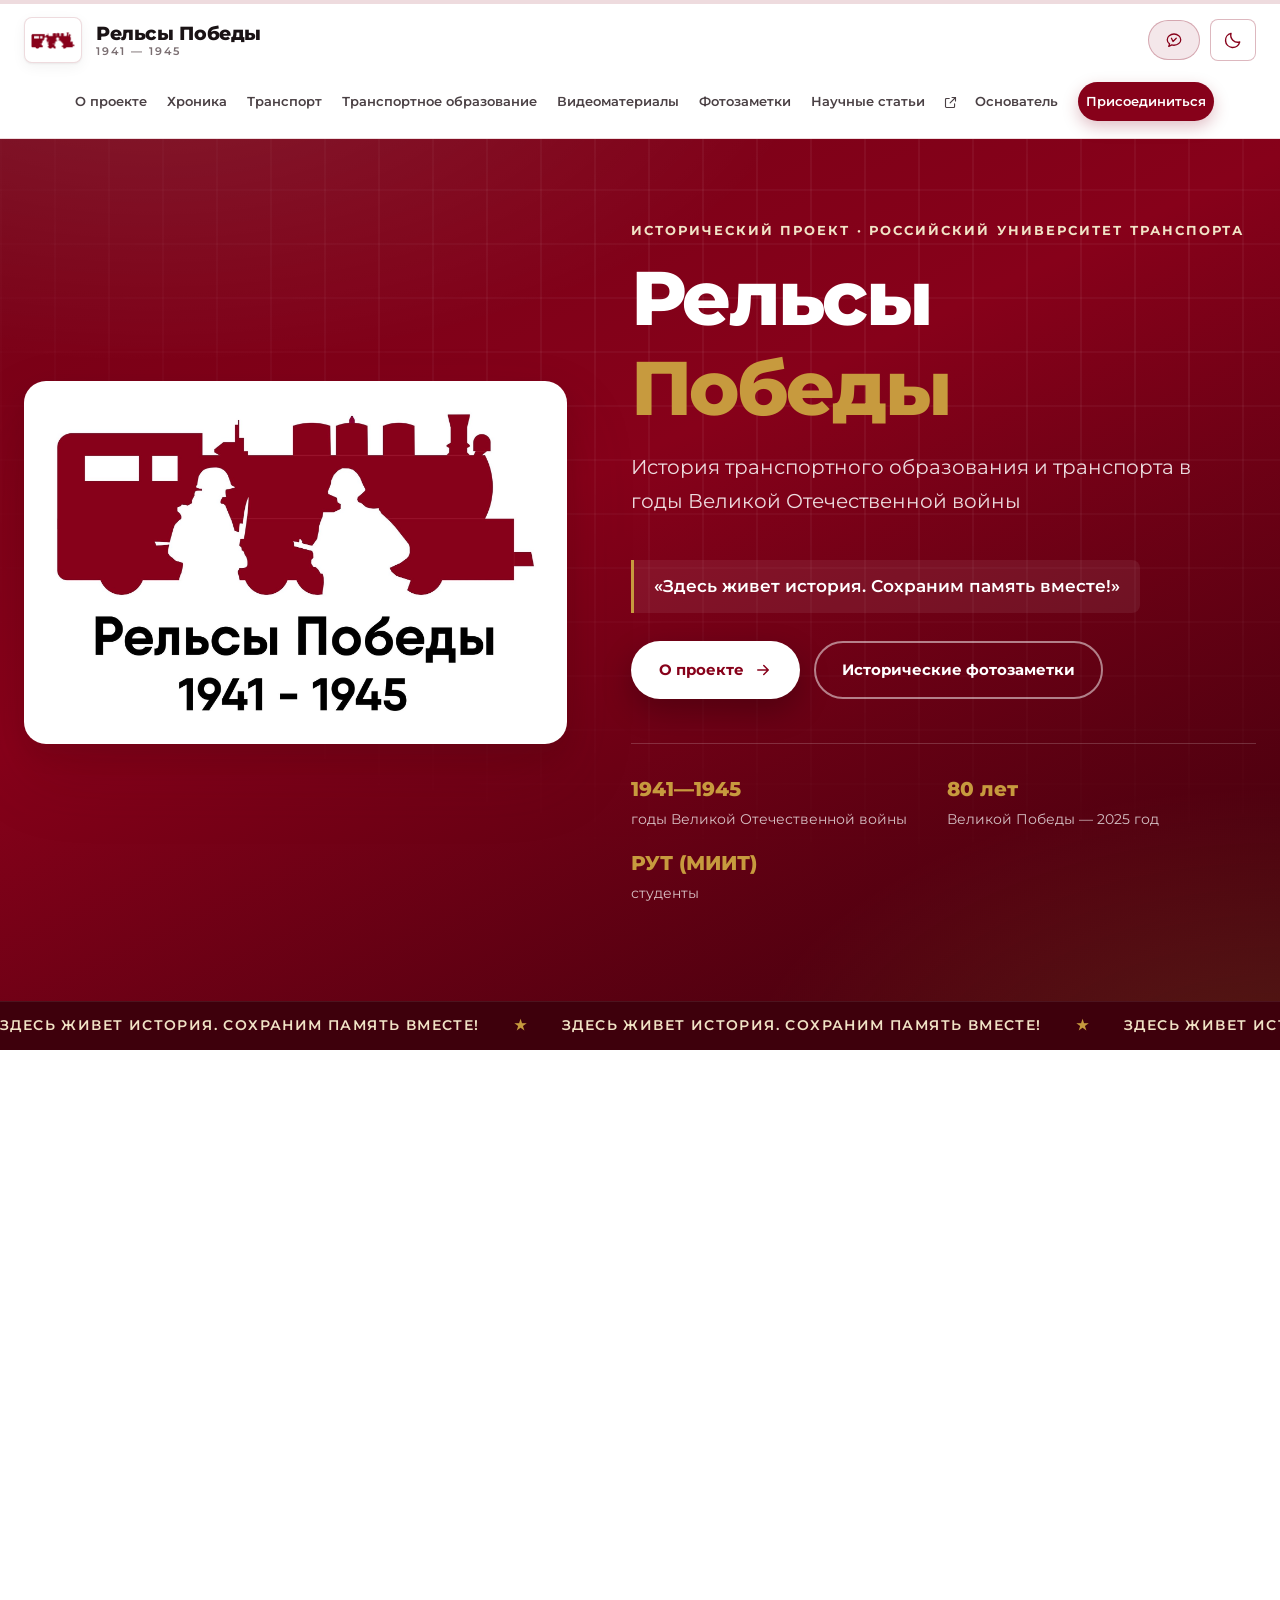
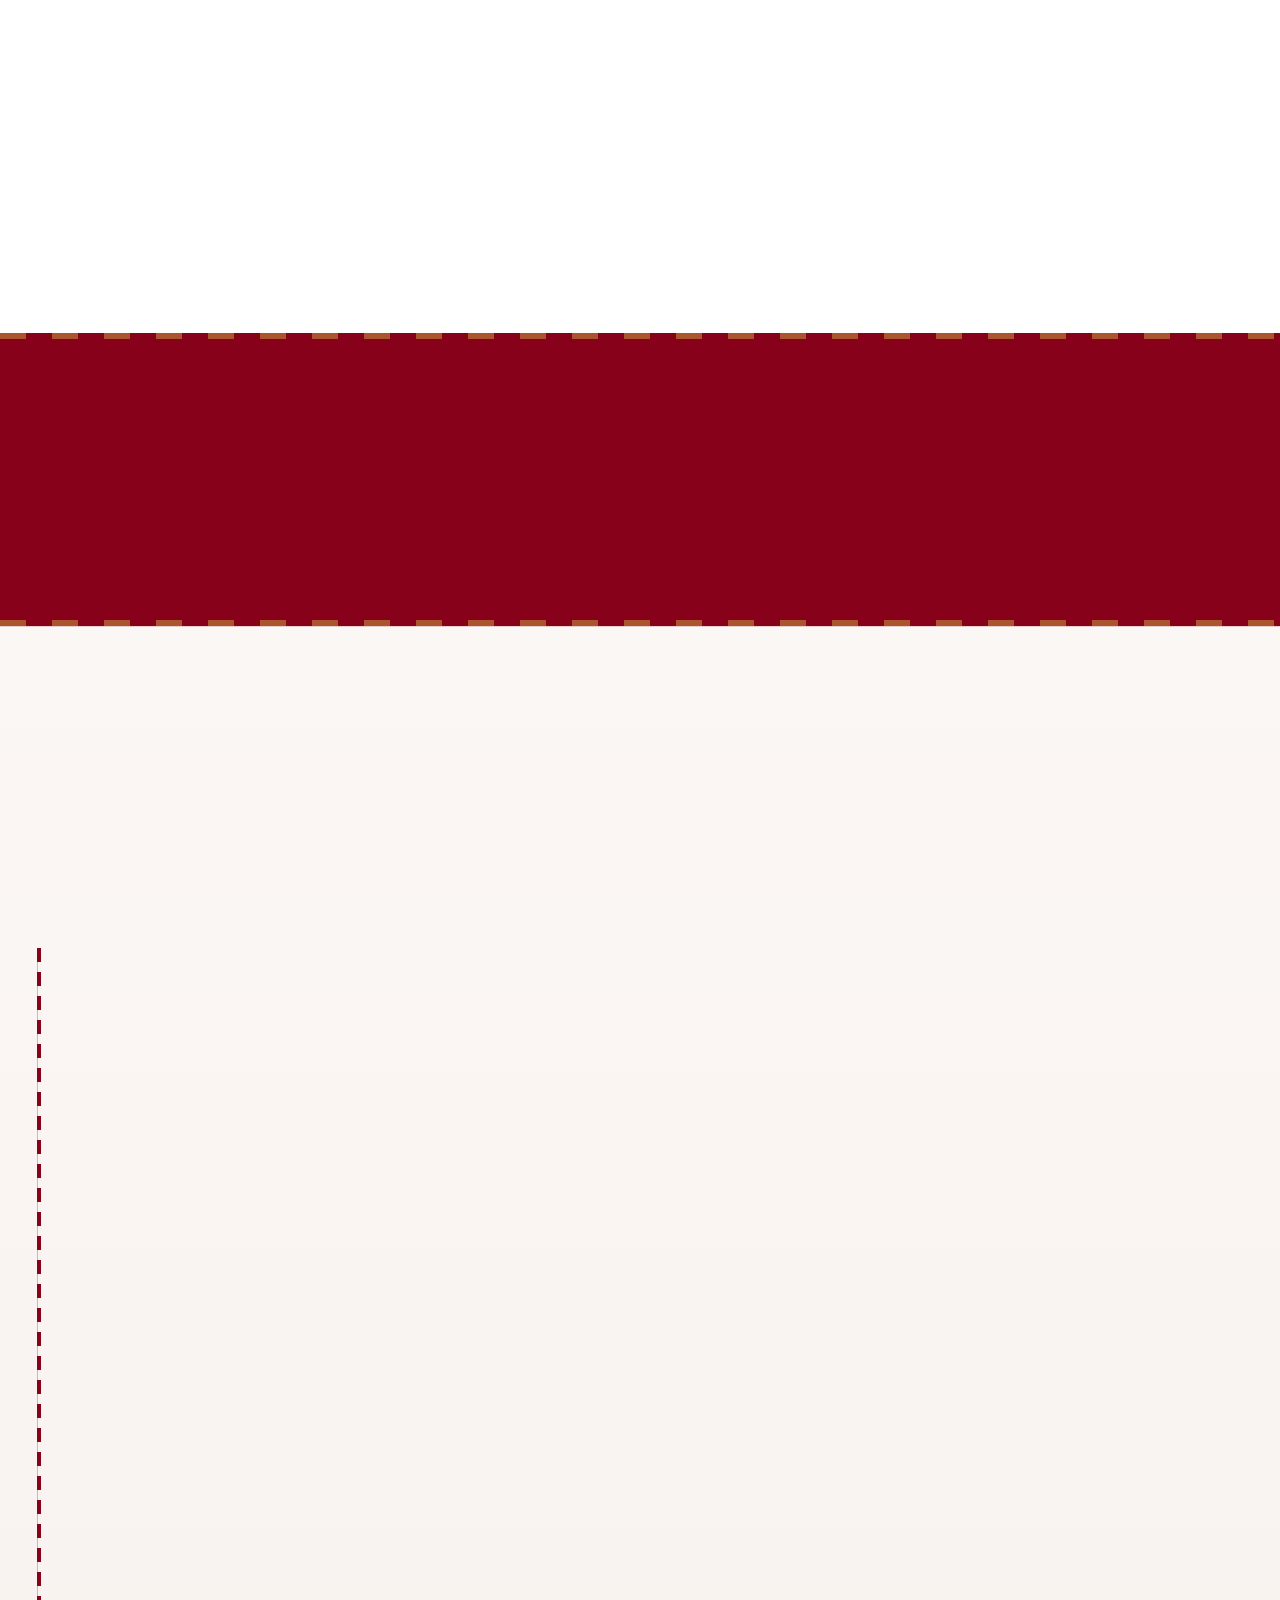
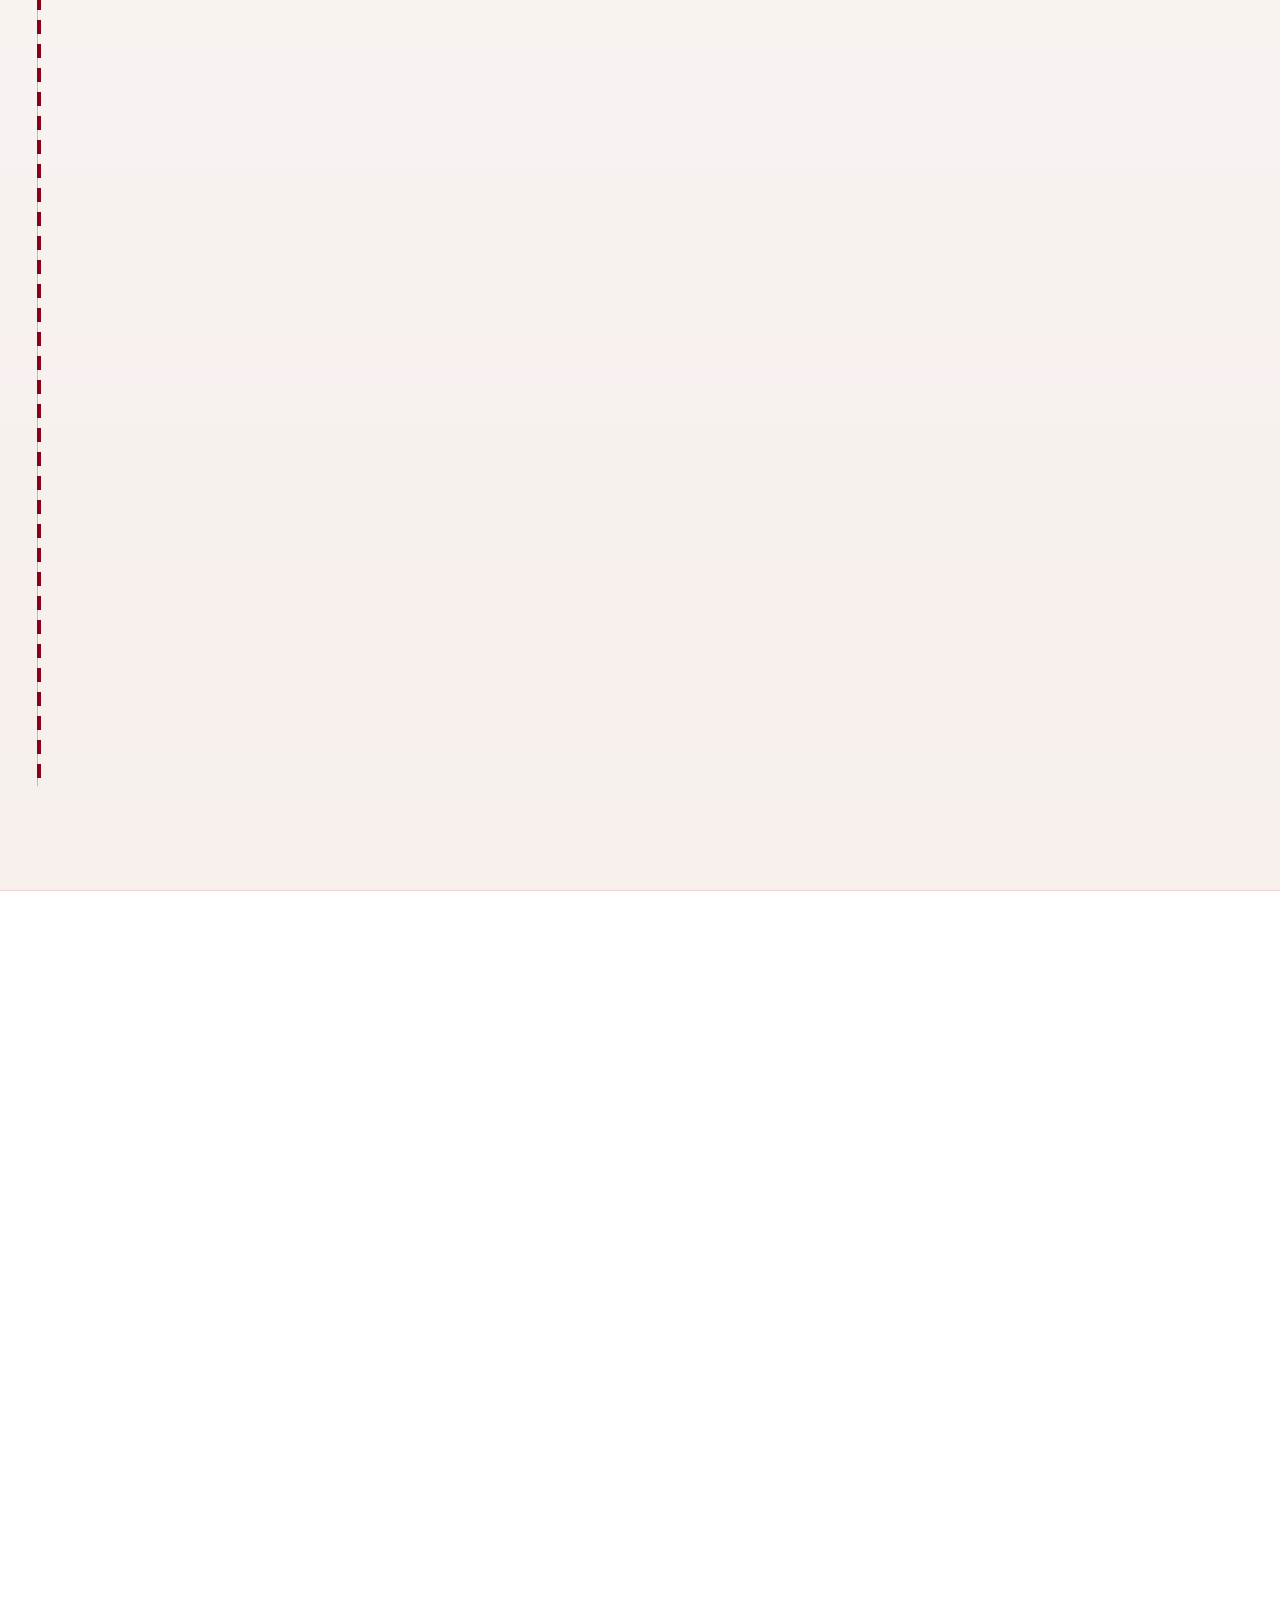
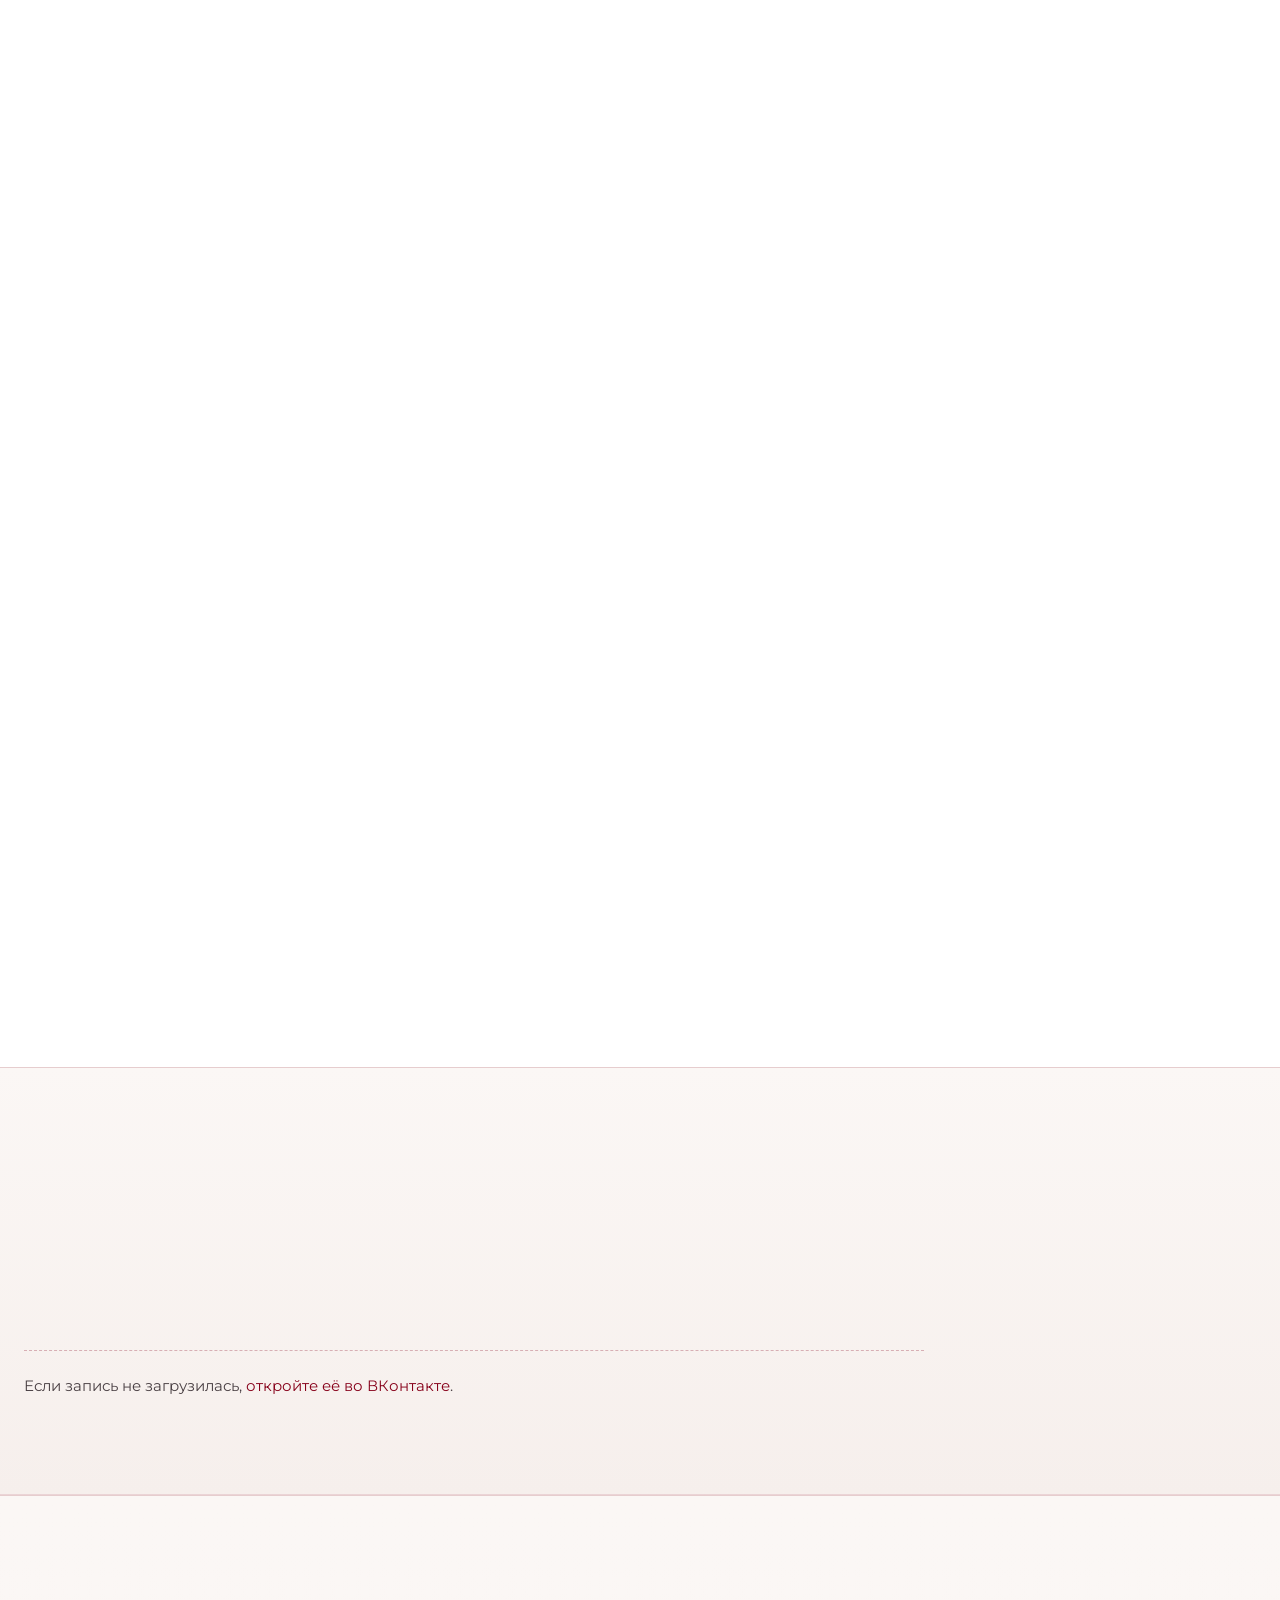
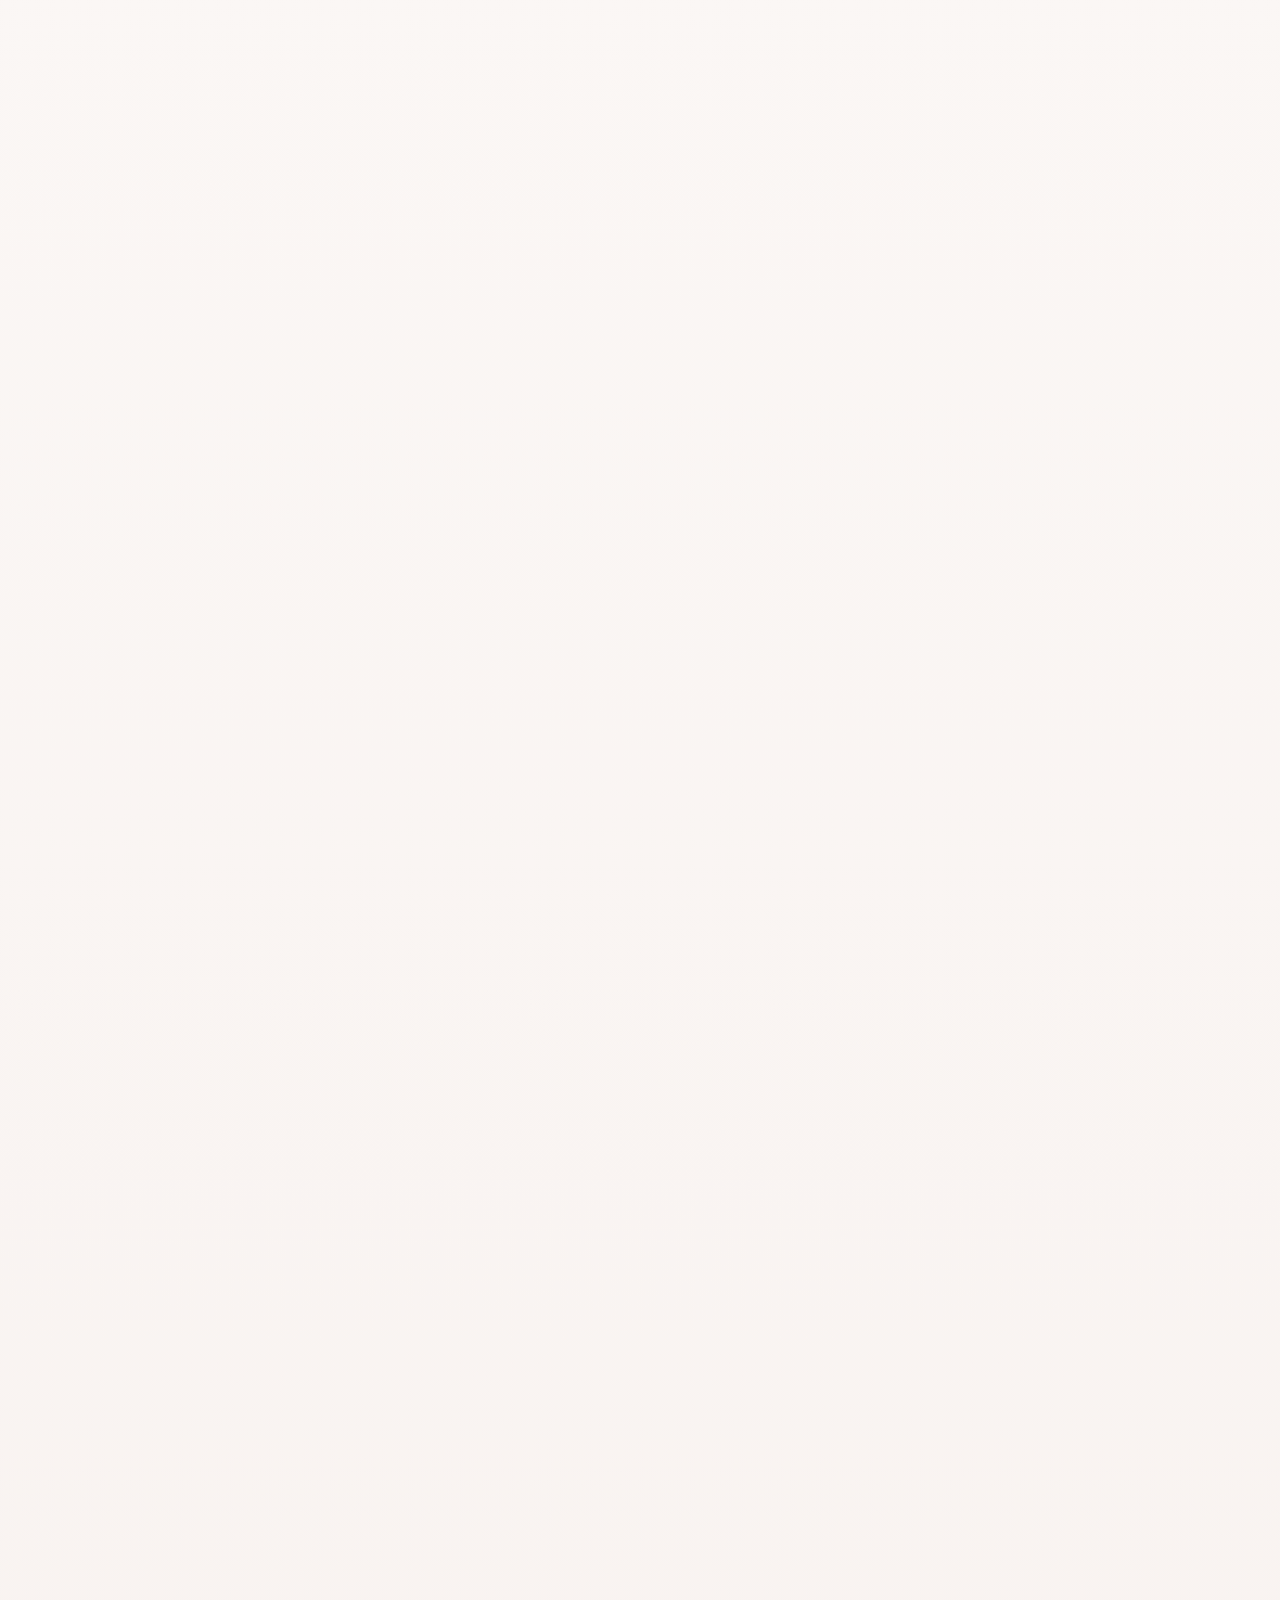
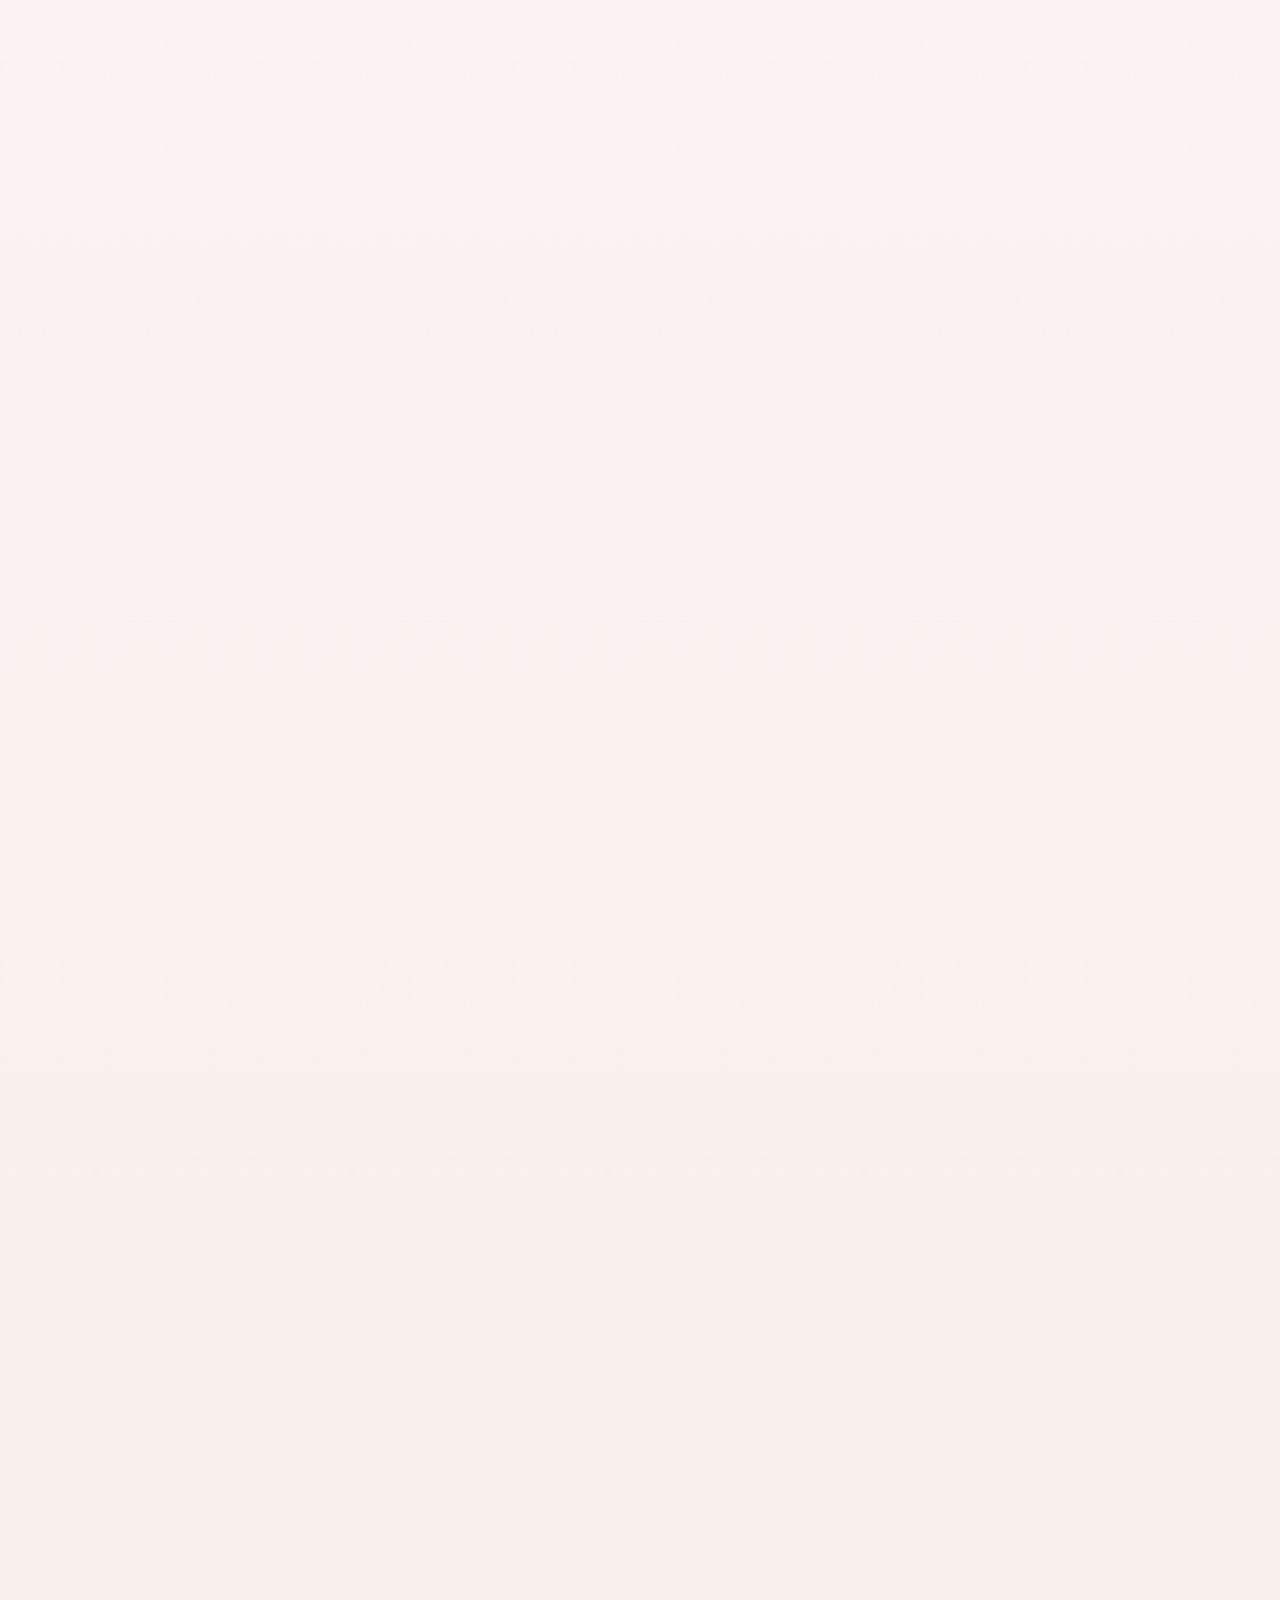
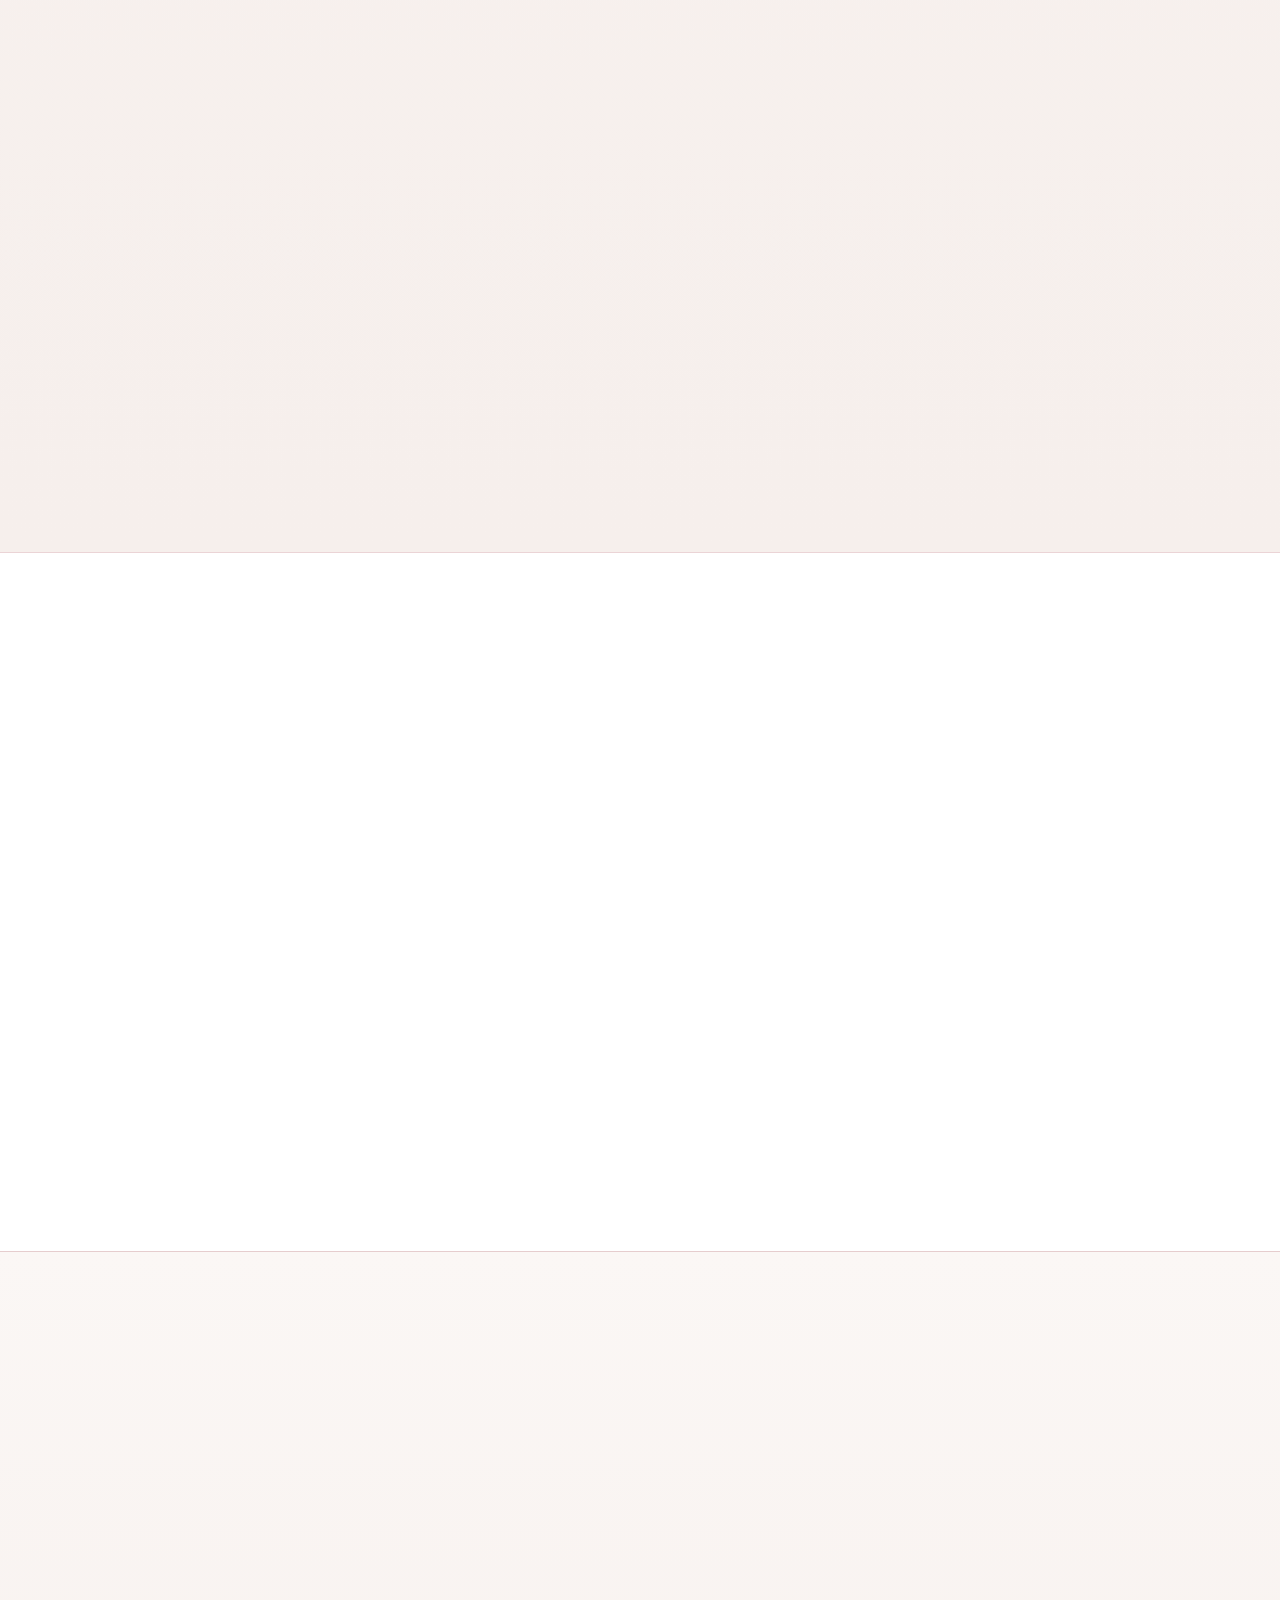
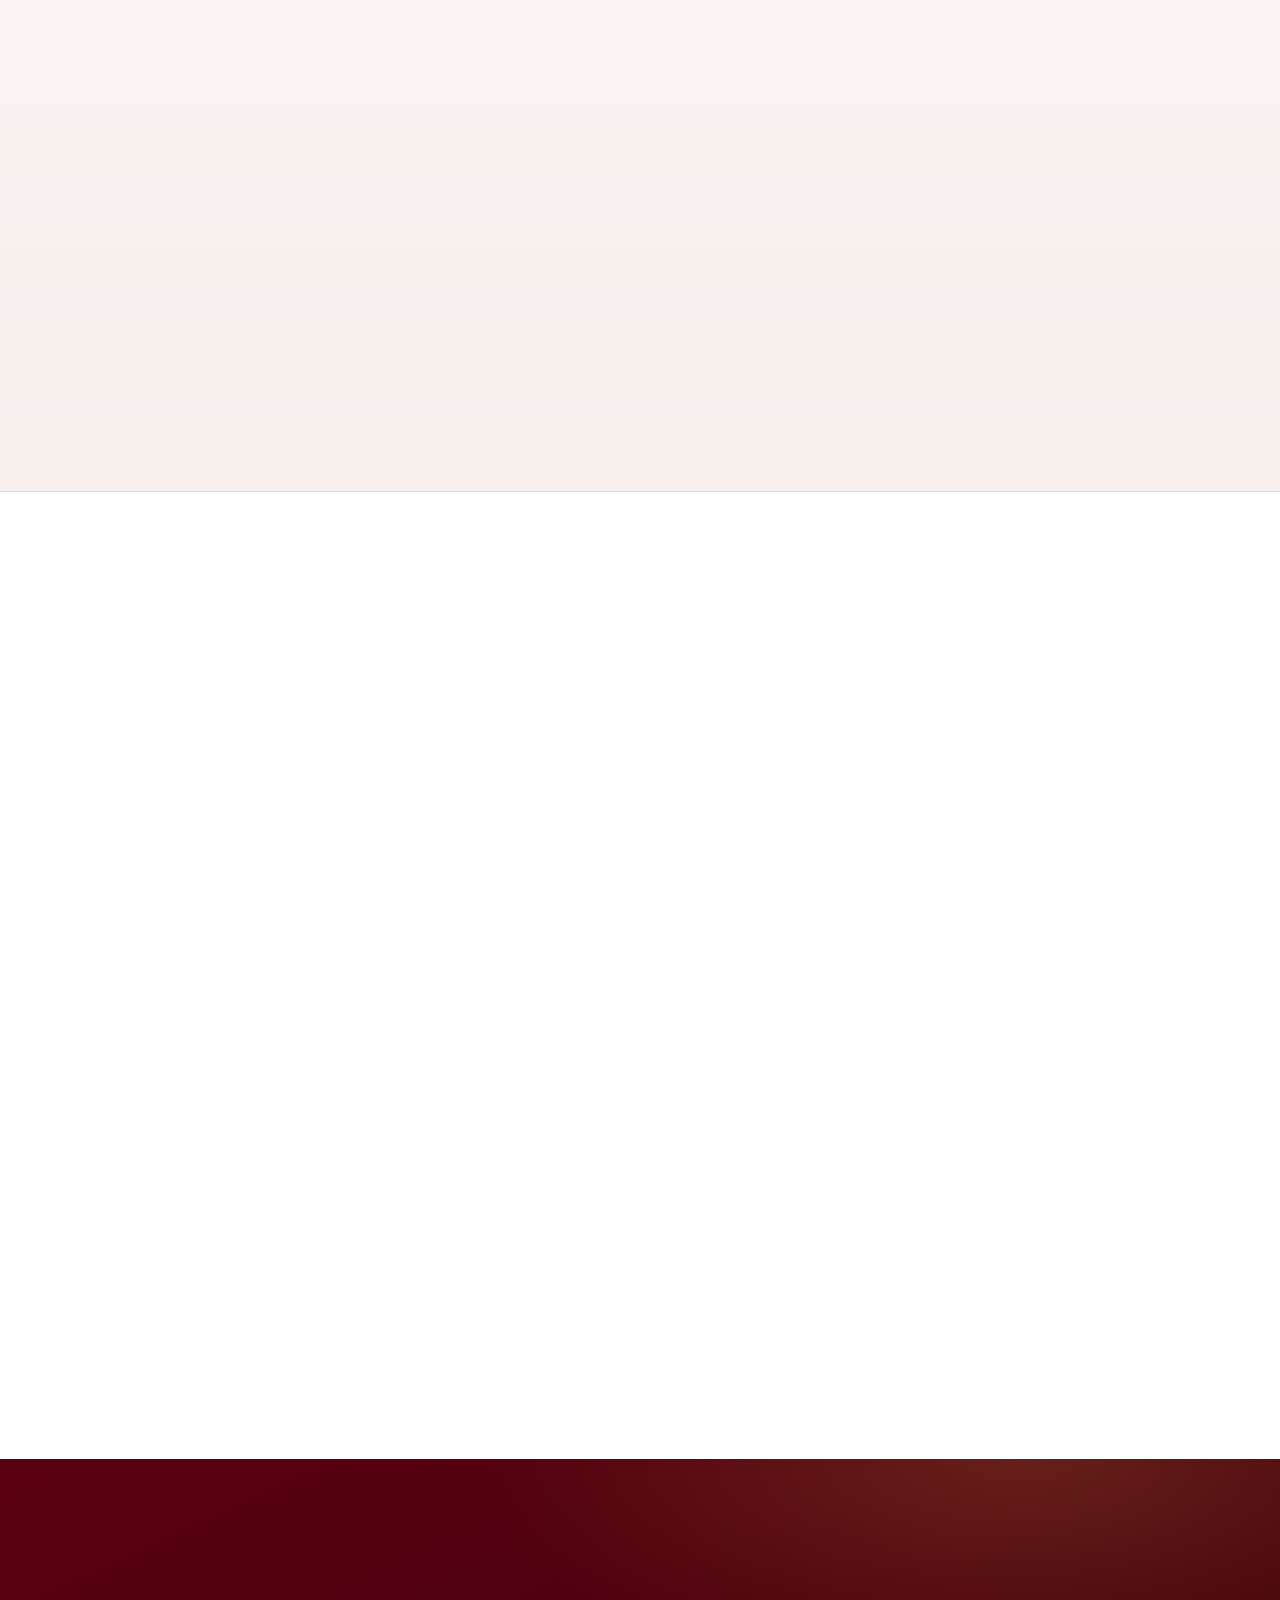
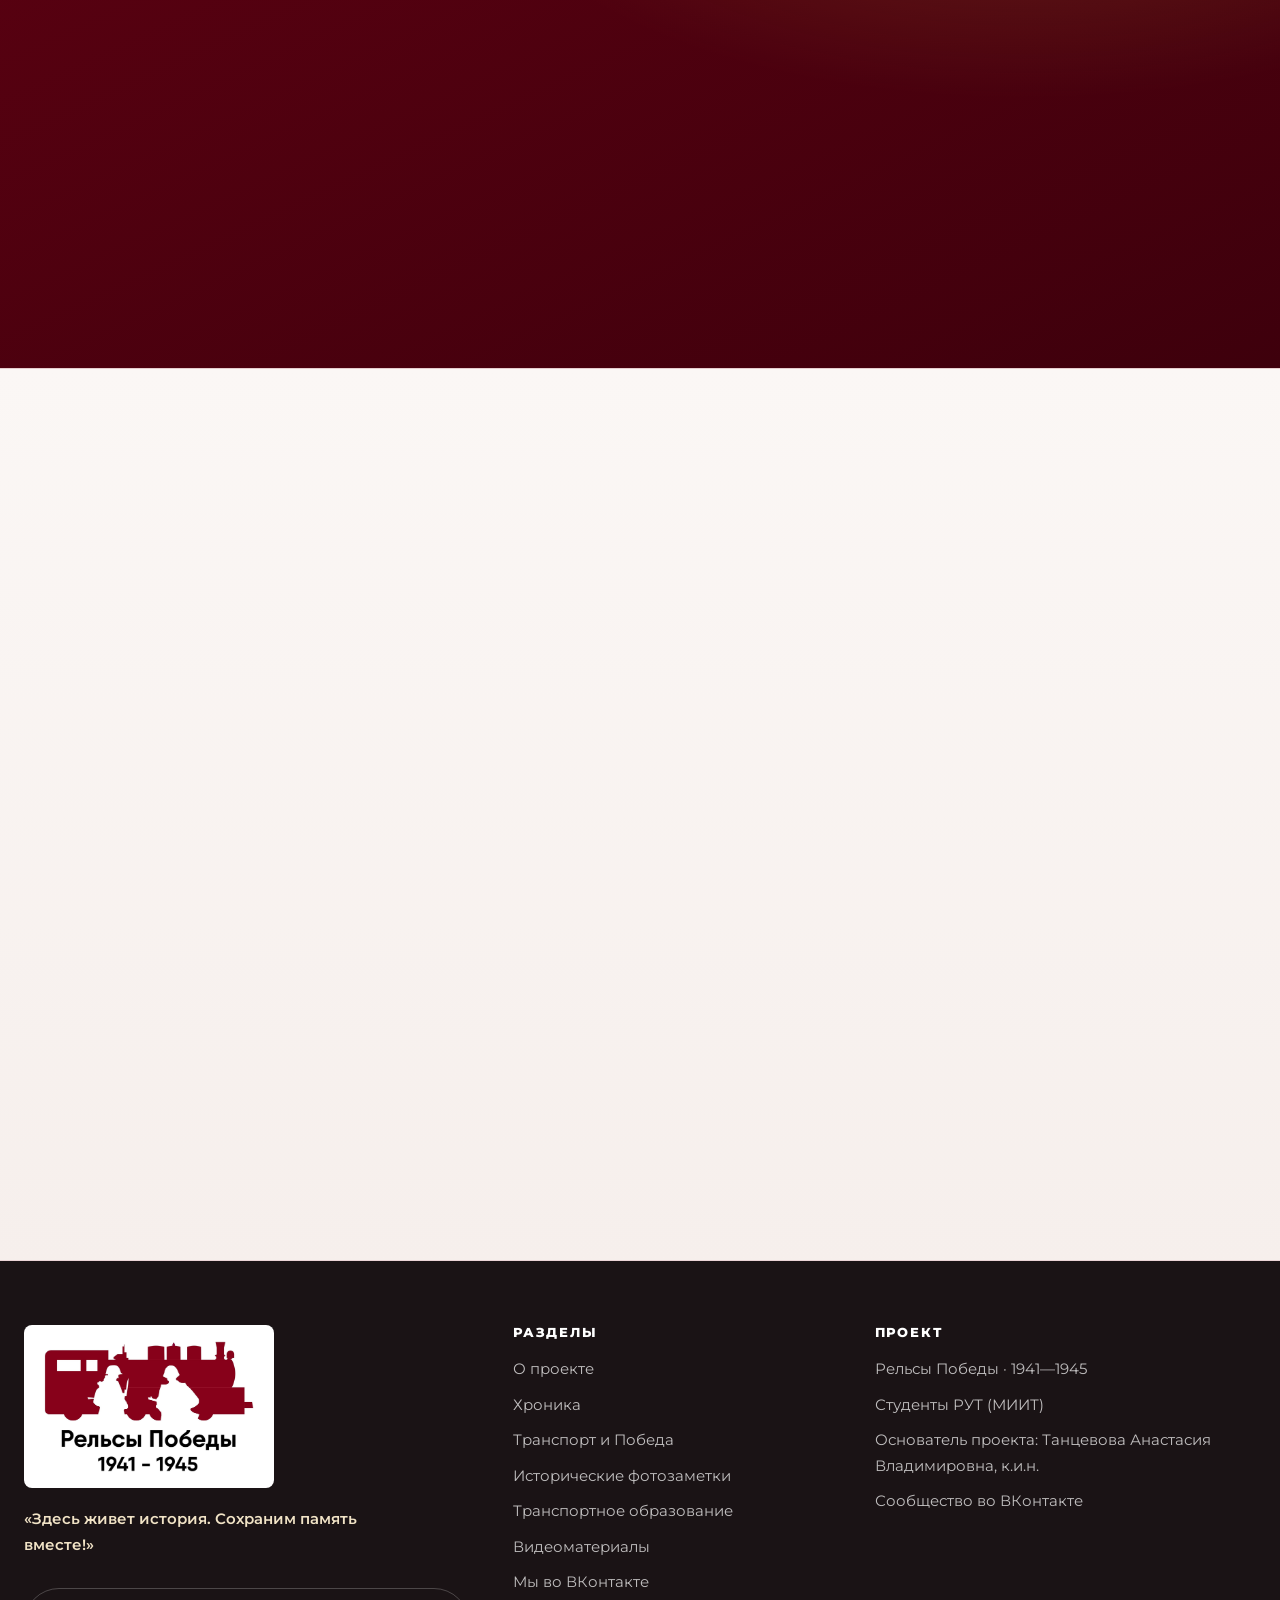
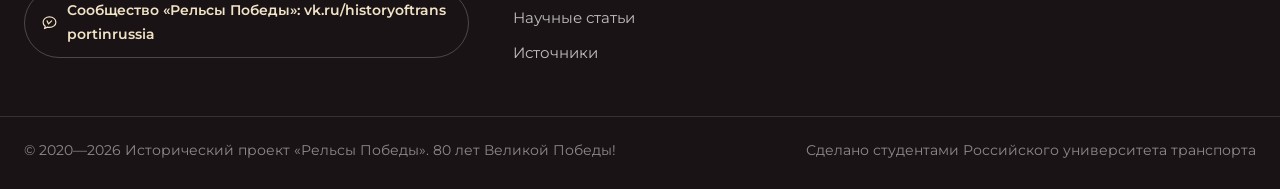
<file: index.html>
<!DOCTYPE html>
<html lang="ru">
<head>
<meta charset="utf-8">
<meta name="viewport" content="width=device-width, initial-scale=1, viewport-fit=cover">
<title>Рельсы Победы — транспорт и транспортное образование в годы Великой Отечественной войны</title>
<meta name="description" content="Исторический проект студентов Российского университета транспорта (РУТ МИИТ): транспорт и транспортное образование в годы Великой Отечественной войны 1941–1945. Здесь живет история. Сохраним память вместе!">
<meta name="theme-color" content="#87011A" id="themeColor">
<meta name="color-scheme" content="light dark">
<meta property="og:type" content="website">
<meta property="og:title" content="Рельсы Победы — 1941–1945">
<meta property="og:description" content="Исторические фотозаметки о битвах, подвигах и роли транспорта в достижении Победы. Проект студентов РУТ (МИИТ).">
<meta property="og:image" content="assets/logo.png">
<link rel="icon" href="favicon.svg" type="image/svg+xml">
<link rel="apple-touch-icon" href="assets/emblem-720.png">
<link rel="preconnect" href="https://fonts.googleapis.com">
<link rel="preconnect" href="https://fonts.gstatic.com" crossorigin>
<link href="https://fonts.googleapis.com/css2?family=Montserrat:wght@400;500;600;700;800&display=swap" rel="stylesheet">
<script>
  /* Тема применяется до отрисовки, чтобы не было «вспышки» чужой темы.
     Сохранённый выбор — 'light'/'dark'; если выбора нет, берём тему системы. */
  (function () {
    var root = document.documentElement;
    var pref = null;
    try { pref = localStorage.getItem('rp-theme'); } catch (e) {}
    var dark = false;
    try { dark = window.matchMedia('(prefers-color-scheme: dark)').matches; } catch (e) {}
    var theme = (pref === 'light' || pref === 'dark') ? pref : (dark ? 'dark' : 'light');
    root.setAttribute('data-theme', theme);
    root.setAttribute('data-theme-source', pref ? 'manual' : 'auto');

    /* При перезагрузке страница должна открываться сверху, а не на том месте,
       где пользователь остановился: отключаем восстановление прокрутки.
       Если в адресе остался якорь (#about и т. п.), при перезагрузке убираем его
       до первой отрисовки — иначе браузер прыгает к этому разделу. */
    try {
      if ('scrollRestoration' in history) history.scrollRestoration = 'manual';

      var isReload = false;
      if (window.performance && performance.getEntriesByType) {
        var nav = performance.getEntriesByType('navigation')[0];
        if (nav && nav.type) isReload = nav.type === 'reload';
      }
      if (isReload && window.location.hash) {
        history.replaceState(null, '', window.location.href.split('#')[0]);
      }
    } catch (e) {}
  })();
</script>
<link rel="stylesheet" href="css/styles.css">
<script>
  /* Анимация появления включается только при работающем JS:
     если скрипт не загрузится, контент всё равно останется видимым. */
  (function () {
    var root = document.documentElement;
    root.className += ' js';
    window.addEventListener('load', function () {
      setTimeout(function () {
        if (!window.__RP_READY) root.className = root.className.replace(/\bjs\b/, '');
      }, 1500);
    });
  })();
</script>
</head>
<body>

<!-- ============ SVG-СПРАЙТ ИКОНОК ============ -->
<svg class="sprite" aria-hidden="true" focusable="false" xmlns="http://www.w3.org/2000/svg">
  <symbol id="i-rail" viewBox="0 0 24 24" fill="none" stroke="currentColor" stroke-width="1.7" stroke-linecap="round">
    <path d="M8 3 5 21M16 3l3 18"/>
    <path d="M4.6 7h14.8M4 11h16M3.4 15h16.8M3 19h17.2"/>
  </symbol>
  <symbol id="i-truck" viewBox="0 0 24 24" fill="none" stroke="currentColor" stroke-width="1.7" stroke-linecap="round" stroke-linejoin="round">
    <path d="M2 6h11v10H2zM13 9h4.5l3.5 3.5V16h-8z"/>
    <circle cx="6.5" cy="18.5" r="1.8"/><circle cx="16.5" cy="18.5" r="1.8"/>
  </symbol>
  <symbol id="i-loco" viewBox="0 0 24 24" fill="none" stroke="currentColor" stroke-width="1.7" stroke-linecap="round" stroke-linejoin="round">
    <path d="M4 16V8h9v8zM13 10h3l3 3v3h-6z"/>
    <path d="M6 8V5h4v3" />
    <circle cx="7" cy="18.5" r="1.6"/><circle cx="14" cy="18.5" r="1.6"/>
    <path d="M2.5 18.5h2M9 18.5h3.4M16 18.5h5.5"/>
  </symbol>
  <symbol id="i-shield" viewBox="0 0 24 24" fill="none" stroke="currentColor" stroke-width="1.7" stroke-linecap="round" stroke-linejoin="round">
    <path d="M12 3 5 5.6v5.6c0 4.3 2.9 8.1 7 9.2 4.1-1.1 7-4.9 7-9.2V5.6z"/>
    <path d="M9.3 12.2l2 2 3.6-4"/>
  </symbol>
  <symbol id="i-tools" viewBox="0 0 24 24" fill="none" stroke="currentColor" stroke-width="1.7" stroke-linecap="round" stroke-linejoin="round">
    <path d="M14.5 3.5a4.5 4.5 0 0 0 6 5.9L21 10l-8.5 8.5-2.5 2.5-4-4L8.5 14z"/>
    <path d="M3 21l4.5-4.5"/>
  </symbol>
  <symbol id="i-cap" viewBox="0 0 24 24" fill="none" stroke="currentColor" stroke-width="1.7" stroke-linecap="round" stroke-linejoin="round">
    <path d="M2.5 9 12 4.5 21.5 9 12 13.5z"/>
    <path d="M6.5 11v5c0 1.4 2.5 2.5 5.5 2.5s5.5-1.1 5.5-2.5v-5"/>
  </symbol>
  <symbol id="i-helmet" viewBox="0 0 24 24" fill="none" stroke="currentColor" stroke-width="1.7" stroke-linecap="round" stroke-linejoin="round">
    <path d="M4 14a8 8 0 0 1 16 0"/>
    <path d="M2.5 14h19"/>
    <path d="M9 6.2C9 4.5 10.3 3 12 3s3 1.5 3 3.2"/>
  </symbol>
  <symbol id="i-star" viewBox="0 0 24 24" fill="none" stroke="currentColor" stroke-width="1.7" stroke-linecap="round" stroke-linejoin="round">
    <path d="M12 3.5l2.7 5.5 6 .9-4.3 4.2 1 6-5.4-2.8L6.6 20l1-6L3.3 9.9l6-.9z"/>
  </symbol>
  <symbol id="i-doc" viewBox="0 0 24 24" fill="none" stroke="currentColor" stroke-width="1.7" stroke-linecap="round" stroke-linejoin="round">
    <path d="M6 3h8l4 4v14H6z"/><path d="M14 3v4h4"/>
    <path d="M9 12h6M9 15.5h6M9 8.5h2"/>
  </symbol>
  <symbol id="i-quote" viewBox="0 0 24 24" fill="currentColor">
    <path d="M9.6 5.6C6.4 6.9 4.4 9.7 4.4 13.2c0 3 1.7 5.2 4.2 5.2 2 0 3.5-1.5 3.5-3.5 0-1.9-1.3-3.3-3.1-3.3-.3 0-.7 0-1 .2.4-1.7 1.7-3.2 3.4-4.1zM19.4 5.6c-3.2 1.3-5.2 4.1-5.2 7.6 0 3 1.7 5.2 4.2 5.2 2 0 3.5-1.5 3.5-3.5 0-1.9-1.3-3.3-3.1-3.3-.3 0-.7 0-1 .2.4-1.7 1.7-3.2 3.4-4.1z"/>
  </symbol>
  <symbol id="i-arrow" viewBox="0 0 24 24" fill="none" stroke="currentColor" stroke-width="2" stroke-linecap="round" stroke-linejoin="round">
    <path d="M5 12h14M13 6l6 6-6 6"/>
  </symbol>
  <symbol id="i-up" viewBox="0 0 24 24" fill="none" stroke="currentColor" stroke-width="2" stroke-linecap="round" stroke-linejoin="round">
    <path d="M12 19V5M6 11l6-6 6 6"/>
  </symbol>
  <symbol id="i-chat" viewBox="0 0 24 24" fill="none" stroke="currentColor" stroke-width="1.7" stroke-linecap="round" stroke-linejoin="round">
    <path d="M21 11.5c0 4.14-4.03 7.5-9 7.5-1.03 0-2.02-.15-2.93-.42L5 20.5l1.05-3.35C4.19 15.85 3 13.8 3 11.5 3 7.36 7.03 4 12 4s9 3.36 9 7.5z"/>
    <path d="M8.6 9.7l2.1 4.3 4.3-4.3"/>
  </symbol>
  <symbol id="i-moon" viewBox="0 0 24 24" fill="none" stroke="currentColor" stroke-width="1.7" stroke-linecap="round" stroke-linejoin="round">
    <path d="M20 14.4A8.5 8.5 0 0 1 9.6 4a8.6 8.6 0 1 0 10.4 10.4z"/>
  </symbol>
  <symbol id="i-sun" viewBox="0 0 24 24" fill="none" stroke="currentColor" stroke-width="1.7" stroke-linecap="round" stroke-linejoin="round">
    <circle cx="12" cy="12" r="4.2"/>
    <path d="M12 2.6v2.2M12 19.2v2.2M4.2 4.2l1.6 1.6M18.2 18.2l1.6 1.6M2.6 12h2.2M19.2 12h2.2M4.2 19.8l1.6-1.6M18.2 5.8l1.6-1.6"/>
  </symbol>
  <symbol id="i-external" viewBox="0 0 24 24" fill="none" stroke="currentColor" stroke-width="1.8" stroke-linecap="round" stroke-linejoin="round">
    <path d="M14.5 4H20v5.5"/>
    <path d="M20 4l-8.6 8.6"/>
    <path d="M18.5 14v4.5a1.5 1.5 0 0 1-1.5 1.5H5.5A1.5 1.5 0 0 1 4 18.5V7a1.5 1.5 0 0 1 1.5-1.5H10"/>
  </symbol>
</svg>

<a class="skip-link" href="#about">Перейти к содержанию</a>
<div class="progress" aria-hidden="true"><span class="progress__bar" id="progressBar"></span></div>

<!-- ============ ШАПКА ============ -->
<header class="header" id="header">
  <div class="container header__inner">
    <a class="brand" href="#top" aria-label="Рельсы Победы — на главную">
      <span class="brand__mark"><img src="assets/emblem-720.png" alt="" width="720" height="284"></span>
      <span class="brand__text">
        <strong>Рельсы Победы</strong>
        <small>1941 — 1945</small>
      </span>
    </a>

    <nav class="nav" id="nav" aria-label="Основная навигация">
      <ul class="nav__list">
        <li><a href="#about">О проекте</a></li>
        <li><a href="#timeline">Хроника</a></li>
        <li><a href="#transport">Транспорт</a></li>
        <li><a href="#education">Транспортное образование</a></li>
        <li><a href="#videos">Видеоматериалы</a></li>
        <li><a href="#notes">Фотозаметки</a></li>
        <li class="nav__item-split">
          <a class="nav__link" href="#papers" data-section="papers">Научные статьи</a>
          <a class="nav__ext" href="papers.html" title="Открыть страницу «Научные статьи»" aria-label="Открыть отдельную страницу «Научные статьи»"><svg class="ico" aria-hidden="true"><use href="#i-external"></use></svg></a>
        </li>
        <li><a href="#founder">Основатель</a></li>
        <li class="nav__social-item"><a href="#vk">Мы во ВКонтакте</a></li>
        <li><a class="nav__cta" href="#join">Присоединиться</a></li>
      </ul>
    </nav>

    <div class="header__actions">
      <a class="social" href="https://vk.ru/historyoftransportinrussia" target="_blank" rel="noopener noreferrer" title="Сообщество «Рельсы Победы» во ВКонтакте" aria-label="Сообщество «Рельсы Победы» во ВКонтакте (откроется в новой вкладке)">
        <svg class="ico" aria-hidden="true"><use href="#i-chat"></use></svg>
      </a>

      <button class="theme-toggle" id="themeToggle" type="button" aria-label="Переключить тему оформления" title="Светлая или тёмная тема">
        <svg class="ico ico--moon" aria-hidden="true"><use href="#i-moon"></use></svg>
        <svg class="ico ico--sun" aria-hidden="true"><use href="#i-sun"></use></svg>
      </button>

      <button class="burger" id="burger" type="button" aria-label="Открыть меню" aria-expanded="false" aria-controls="nav">
        <span></span><span></span><span></span>
      </button>
    </div>
  </div>
</header>

<main id="top">

  <!-- ============ ГЛАВНЫЙ ЭКРАН ============ -->
  <section class="hero">
    <div class="hero__pattern" aria-hidden="true"></div>
    <div class="container hero__inner">
      <div class="hero__logo reveal">
        <img src="assets/logo.png" alt="Логотип проекта «Рельсы Победы»: силуэты паровоза и бойцов, надпись «Рельсы Победы. 1941–1945»" width="1812" height="1159">
      </div>
      <div class="hero__content">
        <p class="eyebrow eyebrow--light reveal">Исторический проект · Российский университет транспорта</p>
        <h1 class="hero__title reveal">Рельсы <span>Победы</span></h1>
        <p class="hero__lead reveal">История транспортного образования и транспорта в годы Великой Отечественной войны</p>
        <p class="hero__slogan reveal">«Здесь живет история. Сохраним память вместе!»</p>
        <div class="hero__actions reveal">
          <a class="btn btn--primary" href="#about">О проекте <svg class="ico" aria-hidden="true"><use href="#i-arrow"></use></svg></a>
          <a class="btn btn--ghost" href="#notes">Исторические фотозаметки</a>
        </div>
        <dl class="hero__facts reveal">
          <div><dt>1941—1945</dt><dd>годы Великой Отечественной войны</dd></div>
          <div><dt>80 лет</dt><dd>Великой Победы — 2025 год</dd></div>
          <div><dt>РУТ (МИИТ)</dt><dd>студенты</dd></div>
        </dl>
      </div>
    </div>
  </section>

  <!-- ============ БЕГУЩАЯ СТРОКА-ЛОЗУНГ ============ -->
  <div class="ribbon" aria-hidden="true">
    <div class="ribbon__track">
      <span>Здесь живет история. Сохраним память вместе!</span><span aria-hidden="true">★</span>
      <span>Здесь живет история. Сохраним память вместе!</span><span aria-hidden="true">★</span>
      <span>Здесь живет история. Сохраним память вместе!</span><span aria-hidden="true">★</span>
      <span>Здесь живет история. Сохраним память вместе!</span><span aria-hidden="true">★</span>
    </div>
  </div>

  <!-- ============ О ПРОЕКТЕ ============ -->
  <section class="section" id="about">
    <div class="container grid-2">
      <div class="reveal">
        <p class="eyebrow">О проекте</p>
        <h2 class="section__title">Сохранить историческую память</h2>
        <div class="prose">
          <p>В 2025 г. наше государство и весь мир отмечали 80 лет со дня окончания Великой Отечественной и Второй Мировой войны. <strong>80 лет Великой Победы!</strong></p>
          <p>Мы, студенты Российского университета транспорта, хотим сохранить историческую память о Великой Отечественной войне и внести свой посильный вклад в сохранение и популяризацию истории этой войны.</p>
          <p>В исторических фотозаметках мы будем рассказывать об этапах войны, о битвах и подвигах, о роли транспорта в достижении Победы над немецко-фашистскими захватчиками, о повседневном труде железнодорожников и работников транспортной сферы в годы войны, внесших свой вклад в общую Победу!</p>
          <p class="prose__note">Научный руководитель проекта — к.и.н. Анастасия Танцевова.</p>
        </div>
      </div>

      <aside class="about-card reveal">
        <div class="about-card__logo"><img src="assets/emblem-720.png" alt="" width="720" height="284"></div>
        <h3>Направления работы</h3>
        <ul class="tick-list">
          <li>Этапы Великой Отечественной войны</li>
          <li>Битвы и подвиги</li>
          <li>Роль транспорта в достижении Победы</li>
          <li>Повседневный труд железнодорожников</li>
          <li>Транспортное образование в годы войны</li>
          <li>Исторические фотозаметки и архивные материалы</li>
        </ul>
        <p class="about-card__foot">Проект носит просветительский характер и открыт для новых участников и материалов.</p>
      </aside>
    </div>
  </section>

  <!-- ============ ЦИТАТА ============ -->
  <section class="quote">
    <div class="container quote__inner reveal">
      <svg class="quote__ico" aria-hidden="true"><use href="#i-quote"></use></svg>
      <blockquote>
        <p>Истина заключается в том, что, несмотря на тяжелейшие испытания, мы победили</p>
        <cite>А. Б. Чаковский</cite>
      </blockquote>
    </div>
  </section>

  <!-- ============ ХРОНИКА ============ -->
  <section class="section section--tinted" id="timeline">
    <div class="container">
      <header class="section__head reveal">
        <p class="eyebrow">Хроника</p>
        <h2 class="section__title">Дорога длиною в четыре года</h2>
        <p class="section__lead">Ключевые вехи войны — и транспорт, который работал на Победу на каждом её этапе.</p>
      </header>

      <ol class="timeline">
        <li class="timeline__item reveal">
          <div class="timeline__marker" aria-hidden="true"></div>
          <div class="timeline__body">
            <p class="timeline__date">22 июня 1941</p>
            <h3>Начало войны</h3>
            <p>Нападение Германии на СССР. Железные дороги переходят на военное положение: первоочередные воинские перевозки, мобилизация транспортников, работа под бомбёжками.</p>
          </div>
        </li>
        <li class="timeline__item reveal">
          <div class="timeline__marker" aria-hidden="true"></div>
          <div class="timeline__body">
            <p class="timeline__date">24 июня 1941</p>
            <h3>Совет по эвакуации</h3>
            <p>Создан Совет по эвакуации при СНК СССР. Железнодорожный транспорт становится главной артерией перебазирования промышленности, населения и культурных ценностей на восток страны.</p>
          </div>
        </li>
        <li class="timeline__item reveal">
          <div class="timeline__marker" aria-hidden="true"></div>
          <div class="timeline__body">
            <p class="timeline__date">Июль — декабрь 1941</p>
            <h3>Эвакуация на восток</h3>
            <p>В тыл перебазированы свыше 2 600 промышленных предприятий и миллионы людей. Для перевозок формируются паровозные колонны особого резерва НКПС, работающие как единые мобильные соединения.</p>
          </div>
        </li>
        <li class="timeline__item reveal">
          <div class="timeline__marker" aria-hidden="true"></div>
          <div class="timeline__body">
            <p class="timeline__date">12 сентября 1941</p>
            <h3>«Дорога жизни»</h3>
            <p>Начала работу транспортная магистраль через Ладожское озеро — единственная связь блокированного Ленинграда со страной: водным путём, а с 22 ноября 1941 года — по ледовой трассе.</p>
          </div>
        </li>
        <li class="timeline__item reveal">
          <div class="timeline__marker" aria-hidden="true"></div>
          <div class="timeline__body">
            <p class="timeline__date">1942</p>
            <h3>Год тяжёлых боёв</h3>
            <p>Сталинградская битва. От бесперебойности подвоза боеприпасов, горючего и продовольствия зависит исход сражения: колонны особого резерва НКПС работают в волжских степях под ударами авиации.</p>
          </div>
        </li>
        <li class="timeline__item reveal">
          <div class="timeline__marker" aria-hidden="true"></div>
          <div class="timeline__body">
            <p class="timeline__date">7 февраля 1943</p>
            <h3>«Дорога Победы»</h3>
            <p>После прорыва блокады всего за 17 суток построена 33-километровая линия Шлиссельбург — Поляны. На Финляндский вокзал приходит первый поезд с Большой земли.</p>
          </div>
        </li>
        <li class="timeline__item reveal">
          <div class="timeline__marker" aria-hidden="true"></div>
          <div class="timeline__body">
            <p class="timeline__date">1943—1944</p>
            <h3>Восстановление путей</h3>
            <p>На освобождённых территориях железнодорожные войска и спецформирования НКПС восстанавливают путь, мосты и связь. Вслед за наступающей армией идёт «второй фронт» транспортников.</p>
          </div>
        </li>
        <li class="timeline__item timeline__item--last reveal">
          <div class="timeline__marker" aria-hidden="true"></div>
          <div class="timeline__body">
            <p class="timeline__date">1945</p>
            <h3>Дорога к Победе</h3>
            <p>Транспорт обеспечивает наступательные операции завершающего года войны. 9 мая 1945 года — Победа. За ней — труд сотен тысяч железнодорожников, речников, водителей, связистов и строителей.</p>
          </div>
        </li>
      </ol>
    </div>
  </section>

  <!-- ============ ТРАНСПОРТ И ПОБЕДА ============ -->
  <section class="section" id="transport">
    <div class="container">
      <header class="section__head reveal">
        <p class="eyebrow">Транспорт и Победа</p>
        <h2 class="section__title">Магистрали, приблизившие 9 мая</h2>
        <p class="section__lead">О чём мы рассказываем в проекте: о людях и дорогах, на которых держался фронт и тыл.</p>
      </header>

      <div class="cards">
        <article class="card reveal">
          <span class="card__ico"><svg class="ico" aria-hidden="true"><use href="#i-rail"></use></svg></span>
          <h3>Железные дороги</h3>
          <p>Главный «цех» фронта: перевозки войск, техники, боеприпасов и эвакуационных грузов. Поезда шли под бомбёжками, а бригады работали сутками, восстанавливая разбитые пути.</p>
        </article>
        <article class="card reveal">
          <span class="card__ico"><svg class="ico" aria-hidden="true"><use href="#i-truck"></use></svg></span>
          <h3>«Дорога жизни»</h3>
          <p>Ладожская магистраль блокадного Ленинграда: навигация по воде, ледовая военно-автомобильная дорога, авиация и понтонные переправы — жизнь города зависела от каждой тонны груза.</p>
        </article>
        <article class="card reveal">
          <span class="card__ico"><svg class="ico" aria-hidden="true"><use href="#i-loco"></use></svg></span>
          <h3>«Дорога Победы»</h3>
          <p>Линия Шлиссельбург — Поляны, построенная за 17 суток после прорыва блокады. Первый поезд с Большой земли пришёл в Ленинград 7 февраля 1943 года.</p>
        </article>
        <article class="card reveal">
          <span class="card__ico"><svg class="ico" aria-hidden="true"><use href="#i-star"></use></svg></span>
          <h3>Колонны особого резерва</h3>
          <p>Мобильные паровозные колонны НКПС, сформированные из локомотивов и бригад: они перебрасывались туда, где решалась судьба операции, и работали автономно в прифронтовой полосе.</p>
        </article>
        <article class="card reveal">
          <span class="card__ico"><svg class="ico" aria-hidden="true"><use href="#i-shield"></use></svg></span>
          <h3>Бронепоезда</h3>
          <p>«Крепости на колёсах» — огневая поддержка обороны, прикрытие железнодорожных станций и переправ. Экипажи бронепоездов формировались в том числе из железнодорожников.</p>
        </article>
        <article class="card reveal">
          <span class="card__ico"><svg class="ico" aria-hidden="true"><use href="#i-tools"></use></svg></span>
          <h3>Восстановление путей</h3>
          <p>Железнодорожные войска и спецформирования НКПС возвращали к жизни путь, мосты, депо и связь на освобождённых территориях — часто в непосредственной близости от боя.</p>
        </article>

        <article class="card reveal">
          <span class="card__ico"><svg class="ico" aria-hidden="true"><use href="#i-helmet"></use></svg></span>
          <h3>Люди дороги</h3>
          <p>Машинисты, диспетчеры, путейцы, стрелочницы, речники, шофёры, связисты. Их повседневный труд в тылу и на передовой — то, из чего складывалась Победа.</p>
        </article>
      </div>
    </div>
  </section>

  <section class="section" id="education">
    <div class="container">
      <header class="section__head reveal">
        <p class="eyebrow">Транспортное образование</p>
        <h2 class="section__title">Учиться и работать ради Победы</h2>
        <p class="section__lead">История транспортных вузов и техникумов, их студентов, преподавателей и выпускников в годы Великой Отечественной войны.</p>
      </header>
      <div class="prose reveal">
        <p>Транспортные вузы и техникумы в годы войны: эвакуация, учёба в тяжелейших условиях, студенческие строительные и восстановительные отряды, преподаватели и выпускники на фронте и в тылу.</p>
        <p>Исследования по истории транспортного образования собраны в разделе <a href="papers.html">«Научные статьи»</a>.</p>
      </div>
    </div>
  </section>

  <section class="section section--tinted" id="videos">
    <div class="container">
      <header class="section__head reveal">
        <p class="eyebrow">Видеоматериалы</p>
        <h2 class="section__title">Видео проекта</h2>
        <p class="section__lead">Запись из сообщества «Рельсы Победы» с видеоматериалами проекта.</p>
      </header>
      <div class="vk-post">
        <div id="vk_post_-191628363_157"></div>
      </div>
      <p class="notes__more">Если запись не загрузилась, <a href="https://vk.ru/wall-191628363_157" target="_blank" rel="noopener noreferrer">откройте её во ВКонтакте</a>.</p>
    </div>
  </section>

  <!-- ============ ФОТОЗАМЕТКИ ============ -->
  <section class="section section--tinted" id="notes">
    <div class="container">
      <header class="section__head reveal">
        <p class="eyebrow">Исторические фотозаметки</p>
        <h2 class="section__title">Здесь живет история</h2>
        <p class="section__lead">Записи, опубликованные в сообществе проекта «Рельсы Победы» во ВКонтакте: сентябрь — начало октября 2026 года. Тексты и фотографии — из материалов сообщества, каждая карточка ведёт на оригинальный пост.</p>
      </header>

      <article class="note note--featured reveal">
        <div class="note__visual">
          <img src="assets/vk/vk-2462-blokada-tramvay.jpg" alt="Заснеженная улица блокадного Ленинграда: трамвай на путях и идущие по снегу люди. Фотография из сообщества «Рельсы Победы»" width="640" height="360">
          <span class="note__date">8 сентября</span>
        </div>
        <div class="note__body">
          <span class="tag">Блокада Ленинграда</span>
          <h3>Трамвай — символ жизни и стойкости города</h3>
          <p>8 сентября 1941 г. — 85 лет назад началась блокада Ленинграда. В блокадном Ленинграде единственным видом городского транспорта, который практически непрерывно работал на протяжении всей осады, был трамвай. Трамвайное движение было прекращено зимой 1941–1942 гг., но уже 8 марта 1942 г. пошли первые трамваи — грузовые. А уже 15 апреля начались пассажирские перевозки. Трамвай стал символом жизни и стойкости города.</p>
          <p class="note__hashtags">#БлокадаЛенинграда #ГородГерой #872дня #Мыпомним #РельсыПобеды</p>
          <p class="note__source">Источник: сообщество «Рельсы Победы» во ВКонтакте, запись от 8 сентября 2026 г.</p>
          <a class="note__link" href="https://vk.ru/wall-191628363_2462" target="_blank" rel="noopener noreferrer">Открыть запись во ВКонтакте <svg class="ico" aria-hidden="true"><use href="#i-arrow"></use></svg></a>
        </div>
      </article>

      <div class="notes">
        <article class="note reveal">
          <div class="note__visual">
            <img src="assets/vk/vk-2488-1950-e.jpg" alt="Фотография из истории МИИТа, 1950-е годы. Из архива сообщества «Рельсы Победы»" width="640" height="565" loading="lazy">
            <span class="note__date">1 октября</span>
          </div>
          <div class="note__body">
            <span class="tag">#МИИТсквозьвремя</span>
            <h3>1950-е годы</h3>
            <p>Кадр из фотолетописи университета, опубликованный сообществом.</p>
            <a class="note__link" href="https://vk.ru/wall-191628363_2488" target="_blank" rel="noopener noreferrer">Запись во ВКонтакте <svg class="ico" aria-hidden="true"><use href="#i-arrow"></use></svg></a>
          </div>
        </article>

        <article class="note reveal">
          <div class="note__visual">
            <img src="assets/vk/vk-2482-rut-130.jpg" alt="Юбилейная публикация к 130-летию Российского университета транспорта" width="640" height="640" loading="lazy">
            <span class="note__date">28 сентября</span>
          </div>
          <div class="note__body">
            <span class="tag">#130летсоздаёмдвижение</span>
            <h3>РУТ — 130 лет!</h3>
            <p>130 лет истории, людей и событий, которые сформировали наш университет таким, каким мы знаем его сегодня. А с чего всё начиналось? Читайте в статье сообщества.</p>
            <p class="note__source">К записи приложена статья: «Российскому университету транспорта — 130 лет».</p>
            <a class="note__link" href="https://vk.ru/@historyoftransportinrussia-rossiiskomu-universitetu-transporta-130-let" target="_blank" rel="noopener noreferrer">Читать статью во ВКонтакте <svg class="ico" aria-hidden="true"><use href="#i-arrow"></use></svg></a>
          </div>
        </article>

        <article class="note reveal">
          <div class="note__visual">
            <img src="assets/vk/vk-2479-130-let.jpg" alt="Фотография Дворца культуры РУТ в рамках юбилейного фотопроекта «130 лет создаём движение»" width="640" height="612" loading="lazy">
            <span class="note__date">26 сентября</span>
          </div>
          <div class="note__body">
            <span class="tag">Юбилейный фотопроект</span>
            <h3>130 лет создаём движение!</h3>
            <p>Серия юбилейных фотографий, 1 из 6. Место съёмки, указанное в записи, — Дворец культуры РУТ, Новосущёвский переулок, 6, стр. 1.</p>
            <a class="note__link" href="https://vk.ru/wall-191628363_2479" target="_blank" rel="noopener noreferrer">Запись во ВКонтакте <svg class="ico" aria-hidden="true"><use href="#i-arrow"></use></svg></a>
          </div>
        </article>

        <article class="note reveal">
          <div class="note__visual">
            <img src="assets/vk/vk-2475-kursanty-nkps-1932.jpg" alt="Выпуск курсантов среднего комсостава НКПС, 1932 год. Фотография из сообщества «Рельсы Победы»" width="800" height="537" loading="lazy">
            <span class="note__date">22 сентября</span>
          </div>
          <div class="note__body">
            <span class="tag">#МИИТсквозьвремя</span>
            <h3>Выпуск курсантов среднего комсостава НКПС, 1932 г.</h3>
            <p>Народный комиссариат путей сообщения готовил кадры для железных дорог страны — из этих специалистов выросли командиры военного времени.</p>
            <p class="note__source">Источник: сообщество «Рельсы Победы» во ВКонтакте.</p>
            <a class="note__link" href="https://vk.ru/wall-191628363_2475" target="_blank" rel="noopener noreferrer">Запись во ВКонтакте <svg class="ico" aria-hidden="true"><use href="#i-arrow"></use></svg></a>
          </div>
        </article>

        <article class="note reveal">
          <div class="note__visual">
            <img src="assets/vk/vk-2474-sobranie-1958.jpg" alt="Собрание в Московском институте инженеров железнодорожного транспорта, 1958 год" width="729" height="410" loading="lazy">
            <span class="note__date">18 сентября</span>
          </div>
          <div class="note__body">
            <span class="tag">#НавстречуЮбилеюМИИТу130</span>
            <h3>Собрание в МИИТе, 1958 г.</h3>
            <p>Собрание в Московском институте инженеров ж/д транспорта, посвящённое выдвижению кандидатов в депутаты Верховного Совета СССР. 1958 г.</p>
            <p class="note__source">Фото с сайта Государственного каталога Музейного фонда РФ.</p>
            <a class="note__link" href="https://vk.ru/wall-191628363_2474" target="_blank" rel="noopener noreferrer">Запись во ВКонтакте <svg class="ico" aria-hidden="true"><use href="#i-arrow"></use></svg></a>
          </div>
        </article>

        <article class="note reveal">
          <div class="note__visual">
            <img src="assets/vk/vk-2471-zemblinov.jpg" alt="Портрет Сергея Владимировича Земблинова, профессора МИИТа" width="540" height="750" loading="lazy">
            <span class="note__date">16 сентября</span>
          </div>
          <div class="note__body">
            <span class="tag">#МИИТсквозьвремя</span>
            <h3>Земблинов Сергей Владимирович</h3>
            <p>Инженер путей сообщения, учёный в области проектирования и строительства железнодорожных узлов, профессор МИИТа, художник, знакомый К. Э. Циолковского.</p>
            <p class="note__source">Фото: Государственный музей истории космонавтики имени К. Э. Циолковского, Госкаталог РФ.</p>
            <a class="note__link" href="https://vk.ru/wall-191628363_2471" target="_blank" rel="noopener noreferrer">Запись во ВКонтакте <svg class="ico" aria-hidden="true"><use href="#i-arrow"></use></svg></a>
          </div>
        </article>

        <article class="note reveal">
          <div class="note__visual">
            <img src="assets/vk/vk-2470-fotoalbom-47-1940.jpg" alt="Страница фотоальбома выпуска 1940 года Московского института инженеров железнодорожного транспорта" width="640" height="463" loading="lazy">
            <span class="note__date">15 сентября</span>
          </div>
          <div class="note__body">
            <span class="tag">Выпуск 1940 года</span>
            <h3>Фотоальбом № 47</h3>
            <p>«Московский институт инженеров ж. д. транспорта им. И. В. Сталина. Выпуск 1940 г.» — поколение, которому уже через год предстояло уйти на фронт и в тыл.</p>
            <p class="note__source">Источник: сообщество «Рельсы Победы» во ВКонтакте.</p>
            <a class="note__link" href="https://vk.ru/wall-191628363_2470" target="_blank" rel="noopener noreferrer">Запись во ВКонтакте <svg class="ico" aria-hidden="true"><use href="#i-arrow"></use></svg></a>
          </div>
        </article>

        <article class="note reveal">
          <div class="note__visual">
            <img src="assets/vk/vk-2467-75-letie-1971.jpg" alt="Страница газеты «Инженер транспорта» о 75-летии вуза, осень 1971 года" width="640" height="385" loading="lazy">
            <span class="note__date">15 сентября</span>
          </div>
          <div class="note__body">
            <span class="tag">#Навстречуюбилею130</span>
            <h3>75-летие вуза, 1971 год</h3>
            <p>В рамках рубрики #Навстречуюбилею130 — юбилейные фотографии из жизни головного вуза транспортной отрасли. В 1971 г. вуз отмечал своё 75-летие.</p>
            <p class="note__source">Фото из газеты «Инженер транспорта», осень 1971 г.</p>
            <a class="note__link" href="https://vk.ru/wall-191628363_2467" target="_blank" rel="noopener noreferrer">Запись во ВКонтакте <svg class="ico" aria-hidden="true"><use href="#i-arrow"></use></svg></a>
          </div>
        </article>

        <article class="note reveal">
          <div class="note__visual">
            <img src="assets/vk/vk-2464-albom-1939.jpg" alt="Лист из альбома фотографий студенческо-преподавательского состава МИИТа, выпуск 1939 года" width="798" height="600" loading="lazy">
            <span class="note__date">9 сентября</span>
          </div>
          <div class="note__body">
            <span class="tag">#СохраняяпамятьРельсыПобеды</span>
            <h3>Выпуск 1939 года: портреты профессоров</h3>
            <p>Лист из альбома фотографий студенческо-преподавательского состава МИИТ, факультета инженерных сооружений, выпуск 1939 г. Портреты: профессор Б. Н. Веденисов, профессор В. К. Дмоховский, профессор П. П. Лебедев, профессор Н. С. Дорофеев, профессор Павлов.</p>
            <p class="note__source">Фото: Госкаталог РФ.</p>
            <a class="note__link" href="https://vk.ru/wall-191628363_2464" target="_blank" rel="noopener noreferrer">Запись во ВКонтакте <svg class="ico" aria-hidden="true"><use href="#i-arrow"></use></svg></a>
          </div>
        </article>

        <article class="note reveal">
          <div class="note__visual">
            <img src="assets/vk/vk-2463-blagoveshchenskiy.jpg" alt="Благовещенский В. П. в кругу сокурсников Московского института инженеров транспорта, 1920-е годы" width="406" height="265" loading="lazy">
            <span class="note__date">9 сентября</span>
          </div>
          <div class="note__body">
            <span class="tag">#МИИТсквозьвремя</span>
            <h3>Благовещенский В. П. с сокурсниками</h3>
            <p>Благовещенский В. П. в кругу своих сокурсников Московского института инженеров транспорта. 1920-е гг.</p>
            <a class="note__link" href="https://vk.ru/wall-191628363_2463" target="_blank" rel="noopener noreferrer">Запись во ВКонтакте <svg class="ico" aria-hidden="true"><use href="#i-arrow"></use></svg></a>
          </div>
        </article>

        <article class="note reveal">
          <div class="note__visual">
            <img src="assets/vk/vk-2461-prepsostav-1939.jpg" alt="Преподавательский состав Московского института инженеров железнодорожного транспорта, 1939 год" width="425" height="300" loading="lazy">
            <span class="note__date">3 сентября</span>
          </div>
          <div class="note__body">
            <span class="tag">#СохраняяпамятьРельсыПобеды</span>
            <h3>Преподавательский состав МИИТ, 1939 г.</h3>
            <p>Преподавательский состав Московского института инженеров ж-д транспорта имени И. В. Сталина (МИИТ). 1939 г.</p>
            <a class="note__link" href="https://vk.ru/wall-191628363_2461" target="_blank" rel="noopener noreferrer">Запись во ВКонтакте <svg class="ico" aria-hidden="true"><use href="#i-arrow"></use></svg></a>
          </div>
        </article>

        <article class="note reveal">
          <div class="note__visual">
            <img src="assets/vk/vk-2459-1-sentyabrya.jpg" alt="Второй корпус МИИТа 1950-х годов и восьмой корпус 1930 года" width="640" height="671" loading="lazy">
            <span class="note__date">1 сентября</span>
          </div>
          <div class="note__body">
            <span class="tag">#130летнаслужбеотрасли</span>
            <h3>С 1 сентября!</h3>
            <p>Добро пожаловать в главный транспортный университет страны — Российский университет транспорта! На фото второй корпус МИИТа 1950-х гг. и 8-й корпус в 1930 г.</p>
            <a class="note__link" href="https://vk.ru/wall-191628363_2459" target="_blank" rel="noopener noreferrer">Запись во ВКонтакте <svg class="ico" aria-hidden="true"><use href="#i-arrow"></use></svg></a>
          </div>
        </article>
      </div>

      <p class="notes__more reveal">Всего в сообществе «Рельсы Победы» — 1 169 записей; проект ведётся с 2020 года. Полная лента, обсуждения и новые публикации: <a href="https://vk.ru/historyoftransportinrussia" target="_blank" rel="noopener noreferrer">vk.ru/historyoftransportinrussia</a>.</p>
    </div>
  </section>

  <!-- ============ МЫ ВКОНТАКТЕ ============ -->
  <section class="section" id="vk">
    <div class="container">
      <div class="vk-block reveal">
        <div class="vk-block__mark" aria-hidden="true">
          <svg class="ico"><use href="#i-chat"></use></svg>
        </div>
        <div class="vk-block__body">
          <p class="eyebrow">Сообщество проекта</p>
          <h2 class="section__title">Мы во ВКонтакте</h2>
          <p>Сообщество <strong>«Рельсы Победы»</strong> во ВКонтакте — основная площадка проекта: здесь выходят исторические фотозаметки, архивные находки и фотографии из истории транспортного образования и транспорта. Подписывайтесь, чтобы следить за новыми материалами, делиться семейными историями и задавать вопросы.</p>
          <ul class="vk-block__stats">
            <li><strong>1 169</strong><span>записей в сообществе</span></li>
            <li><strong>1,7 тыс.</strong><span>подписчиков</span></li>
            <li><strong>с 2020</strong><span>года ведётся проект</span></li>
          </ul>
          <p class="vk-block__url">Адрес сообщества: <a href="https://vk.ru/historyoftransportinrussia" target="_blank" rel="noopener noreferrer">vk.ru/historyoftransportinrussia</a></p>
          <div class="vk-block__actions">
            <a class="btn btn--primary" href="https://vk.ru/historyoftransportinrussia" target="_blank" rel="noopener noreferrer">
              <svg class="ico" aria-hidden="true"><use href="#i-chat"></use></svg> Открыть сообщество во ВКонтакте
            </a>
            <a class="btn btn--ghost" href="#notes">Исторические фотозаметки</a>
          </div>
        </div>
      </div>
    </div>
  </section>

  <!-- ============ НАУЧНЫЕ ТРУДЫ: АНОНС ============ -->
  <section class="section section--tinted" id="papers">
    <div class="container">
      <div class="papers-teaser reveal">
        <div class="papers-teaser__head">
          <p class="eyebrow">Научные статьи</p>
          <h2 class="section__title">Исследования участников проекта</h2>
          <p class="section__lead">Научные статьи основателя проекта и участников группы по истории транспорта и транспортного образования. Полные тексты — в PDF, с выходными данными и DOI.</p>
        </div>

        <ul class="papers-teaser__list">
          <li>
            <span class="papers-teaser__year">2020</span>
            <div>
              <p class="papers-teaser__title">«Сохраняя память о Великой Отечественной войне»: группа «Рельсы Победы» в социальной сети «ВКонтакте»</p>
              <p class="papers-teaser__authors">А. В. Танцевова, А. Д. Сергеев</p>
            </div>
            <a class="papers-teaser__link" href="assets/docs/tantsevova-sergeev-relsy-pobedy-vk-2020.pdf" target="_blank" rel="noopener noreferrer">PDF <svg class="ico" aria-hidden="true"><use href="#i-arrow"></use></svg></a>
          </li>
          <li>
            <span class="papers-teaser__year">2024</span>
            <div>
              <p class="papers-teaser__title">«Да здравствует МИИТ!»: к 100-летию создания Московского института инженеров транспорта</p>
              <p class="papers-teaser__authors">А. В. Танцевова · Пространство науки. Т. 1, № 3</p>
            </div>
            <a class="papers-teaser__link" href="assets/docs/tantsevova-da-zdravstvuet-miit-2024.pdf" target="_blank" rel="noopener noreferrer">PDF <svg class="ico" aria-hidden="true"><use href="#i-arrow"></use></svg></a>
          </li>
          <li>
            <span class="papers-teaser__year">2025</span>
            <div>
              <p class="papers-teaser__title">Политическое просвещение молодёжи в 1920-е годы: из истории подготовки советских инженеров транспорта</p>
              <p class="papers-teaser__authors">А. В. Танцевова · Вестник Владикавказского научного центра РАН. Т. 25, № 4</p>
            </div>
            <a class="papers-teaser__link" href="assets/docs/tantsevova-politprosveshchenie-1920e-2025.pdf" target="_blank" rel="noopener noreferrer">PDF <svg class="ico" aria-hidden="true"><use href="#i-arrow"></use></svg></a>
          </li>
        </ul>

        <div class="papers-teaser__actions">
          <a class="btn btn--primary" href="papers.html">Все научные труды группы <svg class="ico" aria-hidden="true"><use href="#i-arrow"></use></svg></a>
          <a class="btn btn--ghost" href="https://vk.ru/historyoftransportinrussia" target="_blank" rel="noopener noreferrer">Обсудить в сообществе</a>
        </div>
      </div>
    </div>
  </section>

  <!-- ============ ОСНОВАТЕЛЬ ПРОЕКТА ============ -->
  <section class="section" id="founder">
    <div class="container">
      <header class="section__head reveal">
        <p class="eyebrow">Основатель проекта</p>
        <h2 class="section__title">Танцевова Анастасия Владимировна</h2>
      </header>

      <div class="founder reveal">
        <img class="founder__photo" src="assets/anastasia-tantsevova.png" alt="Анастасия Владимировна Танцевова" width="853" height="1280" loading="lazy">
        <div class="founder__body">
          <p class="founder__role">Основатель проекта, научный руководитель</p>
          <p class="founder__degree">кандидат исторических наук (к.и.н.)</p>
          <p>Анастасия Владимировна Танцевова — основатель и научный руководитель проекта «Рельсы Победы», научный руководитель студенческой исследовательской работы, посвящённой истории транспорта и транспортного образования в годы Великой Отечественной войны.</p>
          <p>Под её руководством студенты Российского университета транспорта собирают и готовят исторические фотозаметки, работают с архивными материалами и публикуют результаты исследований.</p>
          <p>Личная страница во ВКонтакте: <a href="https://vk.ru/atantsevova" target="_blank" rel="noopener noreferrer">vk.ru/atantsevova</a>.</p>
          <blockquote class="founder__quote">Научный руководитель проекта — к.и.н. Анастасия Танцевова.</blockquote>
        </div>
        <ul class="founder__meta">
          <li><span>Роль</span><strong>Основатель и научный руководитель</strong></li>
          <li><span>Степень</span><strong>Кандидат исторических наук</strong></li>
          <li><span>Проект</span><strong>«Рельсы Победы», 1941—1945</strong></li>
          <li><span>Организация</span><strong>РУТ (МИИТ), студенты</strong></li>
        </ul>
      </div>
    </div>
  </section>

  <!-- ============ ПРИСОЕДИНИТЬСЯ ============ -->
  <section class="join" id="join">
    <div class="container join__inner reveal">
      <p class="eyebrow eyebrow--light">Присоединиться к проекту</p>
      <h2 class="join__title">«Здесь живет история. Сохраним память вместе!»</h2>
      <p class="join__text">Если у вас есть семейные фотографии, документы, воспоминания или исследовательские материалы о транспорте и транспортном образовании в годы Великой Отечественной войны — проект открыт для вас.</p>
      <div class="join__actions">
        <a class="btn btn--primary" href="https://vk.ru/historyoftransportinrussia" target="_blank" rel="noopener noreferrer"><svg class="ico" aria-hidden="true"><use href="#i-chat"></use></svg> Написать нам во ВКонтакте</a>
        <a class="btn btn--ghost" href="#founder">Об основателе проекта</a>
      </div>
    </div>
  </section>

  <!-- ============ ИСТОЧНИКИ ============ -->
  <section class="section section--tinted" id="sources">
    <div class="container">
      <header class="section__head reveal">
        <p class="eyebrow">Источники и литература</p>
        <h2 class="section__title">На чём основаны материалы</h2>
        <p class="section__lead">Проект опирается на открытые архивные и музейные источники, научные публикации и семейные архивы участников.</p>
      </header>
      <ul class="sources reveal">
        <li>Открытые документы архивов России, в том числе материалы о железнодорожных войсках и спецформированиях НКПС.</li>
        <li>Фонды музеев транспорта и железнодорожной техники, экспозиции о Великой Отечественной войне.</li>
        <li>Научные и научно-популярные публикации по истории транспорта СССР в 1941—1945 гг.</li>
        <li>Воспоминания ветеранов-транспортников, семейные архивы и фотографии.</li>
        <li>Материалы Российского университета транспорта (РУТ МИИТ) об истории вуза в военные годы.</li>
      </ul>
      <p class="sources__note reveal">Тексты фотозаметок носят просветительский характер. Даты и цифры при публикации уточняются по первоисточникам; если вы заметили неточность — сообщите участникам проекта.</p>
    </div>
  </section>

</main>

<!-- ============ ПОДВАЛ ============ -->
<footer class="footer">
  <div class="container footer__inner">
    <div class="footer__brand">
      <img src="assets/logo-640.png" alt="Логотип проекта «Рельсы Победы»" width="640" height="409">
      <p class="footer__slogan">«Здесь живет история. Сохраним память вместе!»</p>
      <a class="footer__vk" href="https://vk.ru/historyoftransportinrussia" target="_blank" rel="noopener noreferrer">
        <svg class="ico" aria-hidden="true"><use href="#i-chat"></use></svg>
        Сообщество «Рельсы Победы»: vk.ru/historyoftransportinrussia
      </a>
    </div>
    <div class="footer__col">
      <h3>Разделы</h3>
      <ul>
        <li><a href="#about">О проекте</a></li>
        <li><a href="#timeline">Хроника</a></li>
        <li><a href="#transport">Транспорт и Победа</a></li>
        <li><a href="#notes">Исторические фотозаметки</a></li>
        <li><a href="#education">Транспортное образование</a></li>
        <li><a href="#videos">Видеоматериалы</a></li>
        <li><a href="#vk">Мы во ВКонтакте</a></li>
        <li><a href="papers.html">Научные статьи</a></li>
        <li><a href="#sources">Источники</a></li>
      </ul>
    </div>
    <div class="footer__col">
      <h3>Проект</h3>
      <ul>
        <li>Рельсы Победы · 1941—1945</li>
        <li>Студенты РУТ (МИИТ)</li>
        <li>Основатель проекта: Танцевова Анастасия Владимировна, к.и.н.</li>
        <li><a href="https://vk.ru/historyoftransportinrussia" target="_blank" rel="noopener noreferrer">Сообщество во ВКонтакте</a></li>
      </ul>
    </div>
  </div>
  <div class="container footer__bottom">
    <p>© 2020—<span id="year">2025</span> Исторический проект «Рельсы Победы». 80 лет Великой Победы!</p>
    <p>Сделано студентами Российского университета транспорта</p>
  </div>
</footer>

<button class="to-top" id="toTop" type="button" aria-label="Наверх">
  <svg class="ico" aria-hidden="true"><use href="#i-up"></use></svg>
</button>

<script src="js/main.js"></script>
<script src="https://vk.ru/js/api/openapi.js" async onload="if (window.VK &amp;&amp; VK.Widgets) VK.Widgets.Post('vk_post_-191628363_157', -191628363, 157, 'SflthifZJxK9TIL7KX8CLTSAxvDf');"></script>
</body>
</html>
</file>
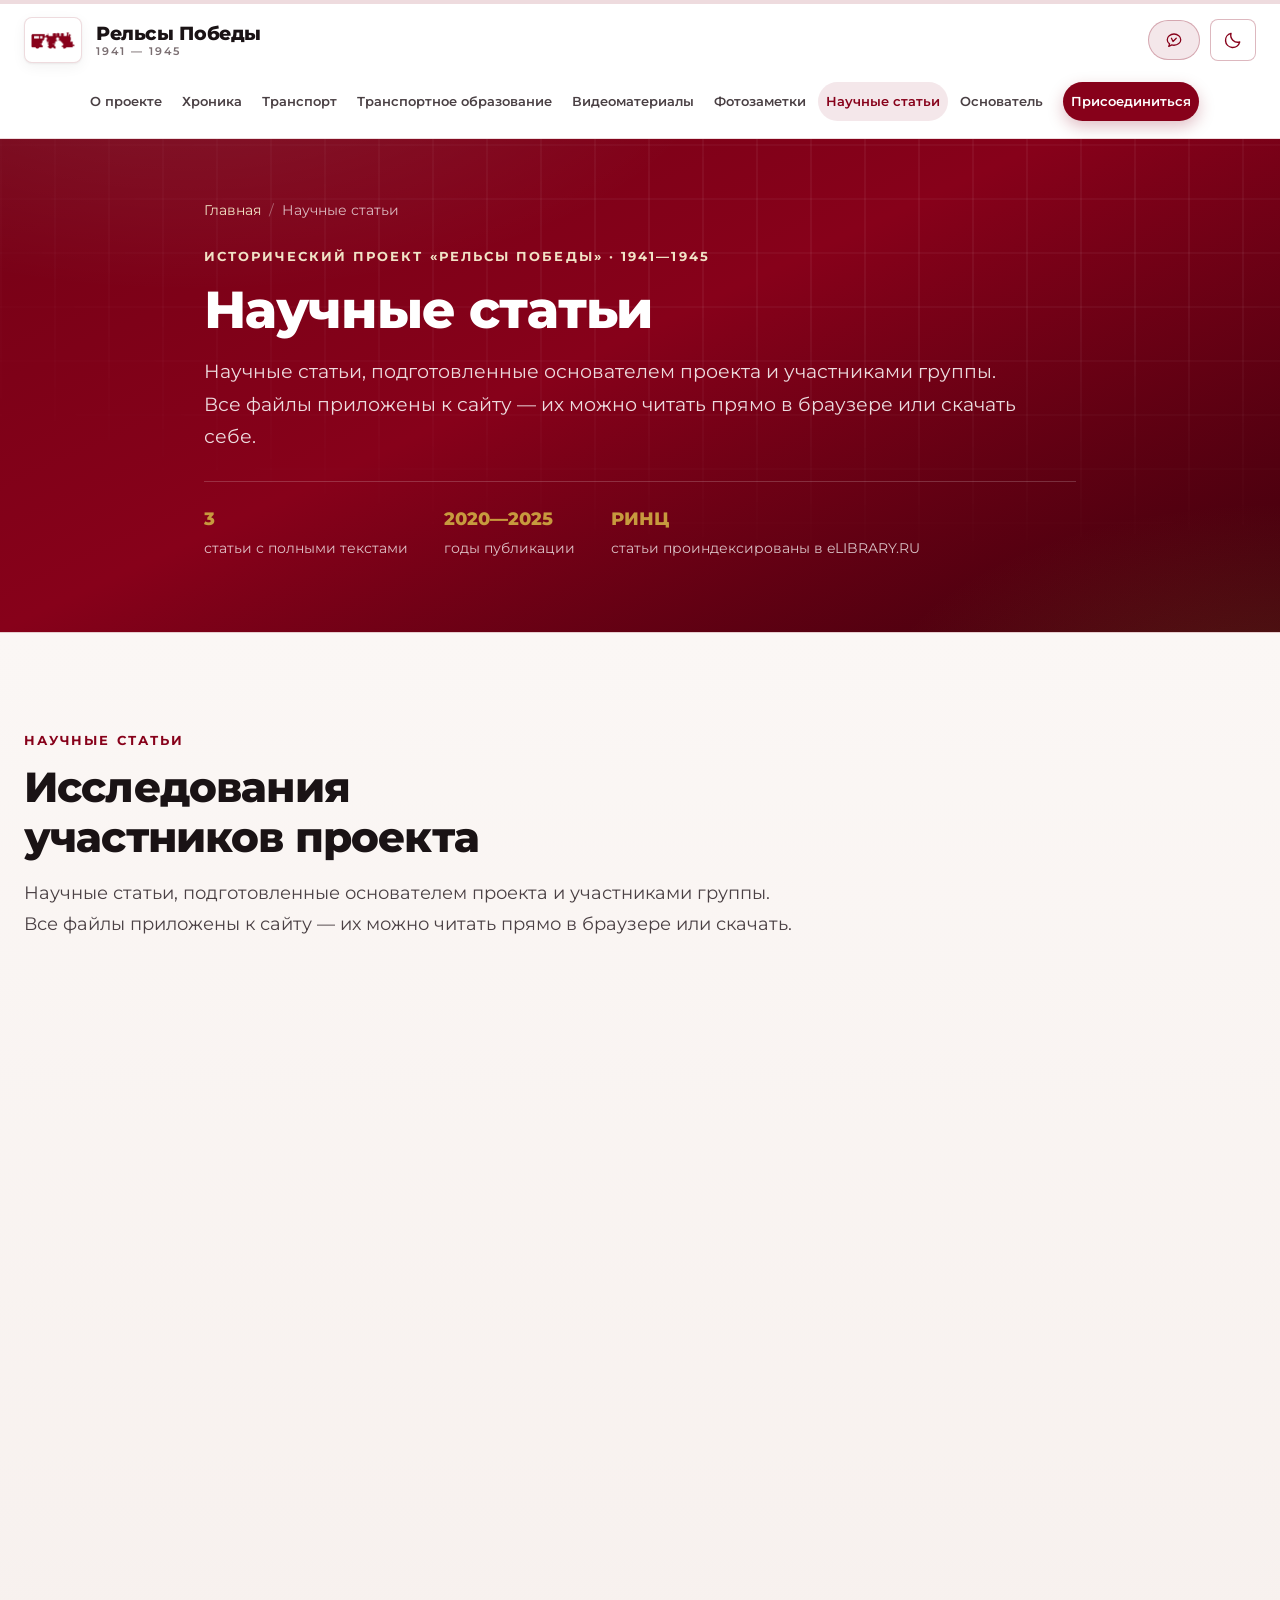
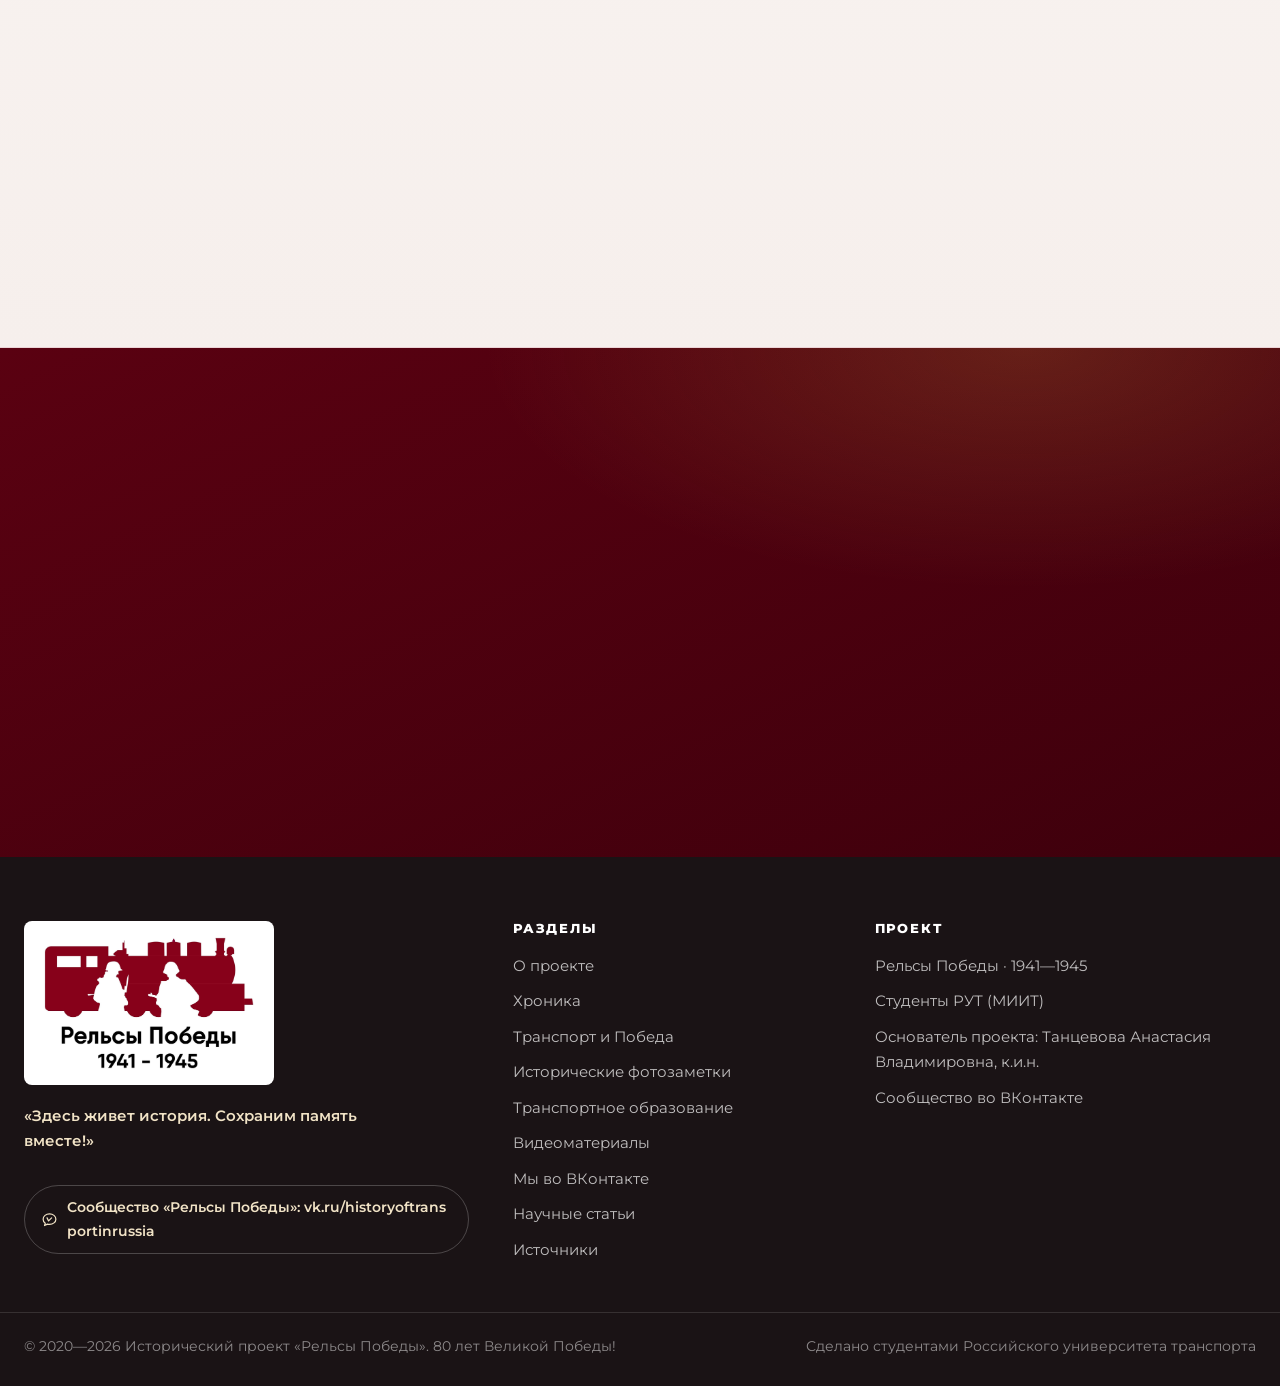
<file: papers.html>
<!DOCTYPE html>
<html lang="ru">
<head>
<meta charset="utf-8">
<meta name="viewport" content="width=device-width, initial-scale=1, viewport-fit=cover">
<title>Научные статьи — проект «Рельсы Победы»</title>
<meta name="description" content="Научные статьи «Рельсы Победы»: статьи участников проекта по истории транспорта и транспортного образования. Полные тексты в PDF — читать и скачать.">
<meta name="theme-color" content="#87011A" id="themeColor">
<meta name="color-scheme" content="light dark">
<meta property="og:type" content="website">
<meta property="og:title" content="Научные статьи — Рельсы Победы">
<meta property="og:description" content="Исторические фотозаметки о битвах, подвигах и роли транспорта в достижении Победы. Проект студентов РУТ (МИИТ).">
<meta property="og:image" content="assets/logo.png">
<link rel="icon" href="favicon.svg" type="image/svg+xml">
<link rel="apple-touch-icon" href="assets/emblem-720.png">
<link rel="preconnect" href="https://fonts.googleapis.com">
<link rel="preconnect" href="https://fonts.gstatic.com" crossorigin>
<link href="https://fonts.googleapis.com/css2?family=Montserrat:wght@400;500;600;700;800&display=swap" rel="stylesheet">
<script>
  /* Тема применяется до отрисовки, чтобы не было «вспышки» чужой темы.
     Сохранённый выбор — 'light'/'dark'; если выбора нет, берём тему системы. */
  (function () {
    var root = document.documentElement;
    var pref = null;
    try { pref = localStorage.getItem('rp-theme'); } catch (e) {}
    var dark = false;
    try { dark = window.matchMedia('(prefers-color-scheme: dark)').matches; } catch (e) {}
    var theme = (pref === 'light' || pref === 'dark') ? pref : (dark ? 'dark' : 'light');
    root.setAttribute('data-theme', theme);
    root.setAttribute('data-theme-source', pref ? 'manual' : 'auto');

    /* При перезагрузке страница должна открываться сверху, а не на том месте,
       где пользователь остановился: отключаем восстановление прокрутки.
       Если в адресе остался якорь (#about и т. п.), при перезагрузке убираем его
       до первой отрисовки — иначе браузер прыгает к этому разделу. */
    try {
      if ('scrollRestoration' in history) history.scrollRestoration = 'manual';

      var isReload = false;
      if (window.performance && performance.getEntriesByType) {
        var nav = performance.getEntriesByType('navigation')[0];
        if (nav && nav.type) isReload = nav.type === 'reload';
      }
      if (isReload && window.location.hash) {
        history.replaceState(null, '', window.location.href.split('#')[0]);
      }
    } catch (e) {}
  })();
</script>
<link rel="stylesheet" href="css/styles.css">
<script>
  /* Анимация появления включается только при работающем JS:
     если скрипт не загрузится, контент всё равно останется видимым. */
  (function () {
    var root = document.documentElement;
    root.className += ' js';
    window.addEventListener('load', function () {
      setTimeout(function () {
        if (!window.__RP_READY) root.className = root.className.replace(/\bjs\b/, '');
      }, 1500);
    });
  })();
</script>
</head>
<body>

<svg class="sprite" aria-hidden="true" focusable="false" xmlns="http://www.w3.org/2000/svg">
  <symbol id="i-rail" viewBox="0 0 24 24" fill="none" stroke="currentColor" stroke-width="1.7" stroke-linecap="round">
    <path d="M8 3 5 21M16 3l3 18"/>
    <path d="M4.6 7h14.8M4 11h16M3.4 15h16.8M3 19h17.2"/>
  </symbol>
  <symbol id="i-truck" viewBox="0 0 24 24" fill="none" stroke="currentColor" stroke-width="1.7" stroke-linecap="round" stroke-linejoin="round">
    <path d="M2 6h11v10H2zM13 9h4.5l3.5 3.5V16h-8z"/>
    <circle cx="6.5" cy="18.5" r="1.8"/><circle cx="16.5" cy="18.5" r="1.8"/>
  </symbol>
  <symbol id="i-loco" viewBox="0 0 24 24" fill="none" stroke="currentColor" stroke-width="1.7" stroke-linecap="round" stroke-linejoin="round">
    <path d="M4 16V8h9v8zM13 10h3l3 3v3h-6z"/>
    <path d="M6 8V5h4v3" />
    <circle cx="7" cy="18.5" r="1.6"/><circle cx="14" cy="18.5" r="1.6"/>
    <path d="M2.5 18.5h2M9 18.5h3.4M16 18.5h5.5"/>
  </symbol>
  <symbol id="i-shield" viewBox="0 0 24 24" fill="none" stroke="currentColor" stroke-width="1.7" stroke-linecap="round" stroke-linejoin="round">
    <path d="M12 3 5 5.6v5.6c0 4.3 2.9 8.1 7 9.2 4.1-1.1 7-4.9 7-9.2V5.6z"/>
    <path d="M9.3 12.2l2 2 3.6-4"/>
  </symbol>
  <symbol id="i-tools" viewBox="0 0 24 24" fill="none" stroke="currentColor" stroke-width="1.7" stroke-linecap="round" stroke-linejoin="round">
    <path d="M14.5 3.5a4.5 4.5 0 0 0 6 5.9L21 10l-8.5 8.5-2.5 2.5-4-4L8.5 14z"/>
    <path d="M3 21l4.5-4.5"/>
  </symbol>
  <symbol id="i-cap" viewBox="0 0 24 24" fill="none" stroke="currentColor" stroke-width="1.7" stroke-linecap="round" stroke-linejoin="round">
    <path d="M2.5 9 12 4.5 21.5 9 12 13.5z"/>
    <path d="M6.5 11v5c0 1.4 2.5 2.5 5.5 2.5s5.5-1.1 5.5-2.5v-5"/>
  </symbol>
  <symbol id="i-helmet" viewBox="0 0 24 24" fill="none" stroke="currentColor" stroke-width="1.7" stroke-linecap="round" stroke-linejoin="round">
    <path d="M4 14a8 8 0 0 1 16 0"/>
    <path d="M2.5 14h19"/>
    <path d="M9 6.2C9 4.5 10.3 3 12 3s3 1.5 3 3.2"/>
  </symbol>
  <symbol id="i-star" viewBox="0 0 24 24" fill="none" stroke="currentColor" stroke-width="1.7" stroke-linecap="round" stroke-linejoin="round">
    <path d="M12 3.5l2.7 5.5 6 .9-4.3 4.2 1 6-5.4-2.8L6.6 20l1-6L3.3 9.9l6-.9z"/>
  </symbol>
  <symbol id="i-doc" viewBox="0 0 24 24" fill="none" stroke="currentColor" stroke-width="1.7" stroke-linecap="round" stroke-linejoin="round">
    <path d="M6 3h8l4 4v14H6z"/><path d="M14 3v4h4"/>
    <path d="M9 12h6M9 15.5h6M9 8.5h2"/>
  </symbol>
  <symbol id="i-quote" viewBox="0 0 24 24" fill="currentColor">
    <path d="M9.6 5.6C6.4 6.9 4.4 9.7 4.4 13.2c0 3 1.7 5.2 4.2 5.2 2 0 3.5-1.5 3.5-3.5 0-1.9-1.3-3.3-3.1-3.3-.3 0-.7 0-1 .2.4-1.7 1.7-3.2 3.4-4.1zM19.4 5.6c-3.2 1.3-5.2 4.1-5.2 7.6 0 3 1.7 5.2 4.2 5.2 2 0 3.5-1.5 3.5-3.5 0-1.9-1.3-3.3-3.1-3.3-.3 0-.7 0-1 .2.4-1.7 1.7-3.2 3.4-4.1z"/>
  </symbol>
  <symbol id="i-arrow" viewBox="0 0 24 24" fill="none" stroke="currentColor" stroke-width="2" stroke-linecap="round" stroke-linejoin="round">
    <path d="M5 12h14M13 6l6 6-6 6"/>
  </symbol>
  <symbol id="i-up" viewBox="0 0 24 24" fill="none" stroke="currentColor" stroke-width="2" stroke-linecap="round" stroke-linejoin="round">
    <path d="M12 19V5M6 11l6-6 6 6"/>
  </symbol>
  <symbol id="i-chat" viewBox="0 0 24 24" fill="none" stroke="currentColor" stroke-width="1.7" stroke-linecap="round" stroke-linejoin="round">
    <path d="M21 11.5c0 4.14-4.03 7.5-9 7.5-1.03 0-2.02-.15-2.93-.42L5 20.5l1.05-3.35C4.19 15.85 3 13.8 3 11.5 3 7.36 7.03 4 12 4s9 3.36 9 7.5z"/>
    <path d="M8.6 9.7l2.1 4.3 4.3-4.3"/>
  </symbol>
  <symbol id="i-moon" viewBox="0 0 24 24" fill="none" stroke="currentColor" stroke-width="1.7" stroke-linecap="round" stroke-linejoin="round">
    <path d="M20 14.4A8.5 8.5 0 0 1 9.6 4a8.6 8.6 0 1 0 10.4 10.4z"/>
  </symbol>
  <symbol id="i-sun" viewBox="0 0 24 24" fill="none" stroke="currentColor" stroke-width="1.7" stroke-linecap="round" stroke-linejoin="round">
    <circle cx="12" cy="12" r="4.2"/>
    <path d="M12 2.6v2.2M12 19.2v2.2M4.2 4.2l1.6 1.6M18.2 18.2l1.6 1.6M2.6 12h2.2M19.2 12h2.2M4.2 19.8l1.6-1.6M18.2 5.8l1.6-1.6"/>
  </symbol>
  <symbol id="i-external" viewBox="0 0 24 24" fill="none" stroke="currentColor" stroke-width="1.8" stroke-linecap="round" stroke-linejoin="round">
    <path d="M14.5 4H20v5.5"/>
    <path d="M20 4l-8.6 8.6"/>
    <path d="M18.5 14v4.5a1.5 1.5 0 0 1-1.5 1.5H5.5A1.5 1.5 0 0 1 4 18.5V7a1.5 1.5 0 0 1 1.5-1.5H10"/>
  </symbol>
</svg>


<a class="skip-link" href="#papers">Перейти к содержанию</a>
<div class="progress" aria-hidden="true"><span class="progress__bar" id="progressBar"></span></div>

<!-- ============ ШАПКА ============ -->
<header class="header" id="header">
  <div class="container header__inner">
    <a class="brand" href="index.html" aria-label="Рельсы Победы — на главную">
      <span class="brand__mark"><img src="assets/emblem-720.png" alt="" width="720" height="284"></span>
      <span class="brand__text">
        <strong>Рельсы Победы</strong>
        <small>1941 — 1945</small>
      </span>
    </a>

    <nav class="nav" id="nav" aria-label="Основная навигация">
      <ul class="nav__list">
        <li><a href="index.html#about">О проекте</a></li>
        <li><a href="index.html#timeline">Хроника</a></li>
        <li><a href="index.html#transport">Транспорт</a></li>
        <li><a href="index.html#education">Транспортное образование</a></li>
        <li><a href="index.html#videos">Видеоматериалы</a></li>
        <li><a href="index.html#notes">Фотозаметки</a></li>
        <li><a href="papers.html" class="is-active" aria-current="page">Научные статьи</a></li>
        <li><a href="index.html#founder">Основатель</a></li>
        <li class="nav__social-item"><a href="index.html#vk">Мы во ВКонтакте</a></li>
        <li><a class="nav__cta" href="index.html#join">Присоединиться</a></li>
      </ul>
    </nav>

    <div class="header__actions">
      <a class="social" href="https://vk.ru/historyoftransportinrussia" target="_blank" rel="noopener noreferrer" title="Сообщество «Рельсы Победы» во ВКонтакте" aria-label="Сообщество «Рельсы Победы» во ВКонтакте (откроется в новой вкладке)">
        <svg class="ico" aria-hidden="true"><use href="#i-chat"></use></svg>
      </a>

      <button class="theme-toggle" id="themeToggle" type="button" aria-label="Переключить тему оформления" title="Светлая или тёмная тема">
        <svg class="ico ico--moon" aria-hidden="true"><use href="#i-moon"></use></svg>
        <svg class="ico ico--sun" aria-hidden="true"><use href="#i-sun"></use></svg>
      </button>

      <button class="burger" id="burger" type="button" aria-label="Открыть меню" aria-expanded="false" aria-controls="nav">
        <span></span><span></span><span></span>
      </button>
    </div>
  </div>
</header>

<main id="top">

  <section class="page-head">
    <div class="hero__pattern" aria-hidden="true"></div>
    <div class="container page-head__inner">
      <nav class="breadcrumb" aria-label="Вы находитесь здесь">
        <a href="index.html">Главная</a>
        <span class="breadcrumb__sep" aria-hidden="true">/</span>
        <span>Научные статьи</span>
      </nav>
      <p class="eyebrow eyebrow--light">Исторический проект «Рельсы Победы» · 1941—1945</p>
      <h1 class="page-head__title">Научные статьи</h1>
      <p class="page-head__lead">Научные статьи, подготовленные основателем проекта и участниками группы. Все файлы приложены к сайту — их можно читать прямо в браузере или скачать себе.</p>
      <dl class="page-head__facts">
        <div><dt>3</dt><dd>статьи с полными текстами</dd></div>
        <div><dt>2020—2025</dt><dd>годы публикации</dd></div>
        <div><dt>РИНЦ</dt><dd>статьи проиндексированы в eLIBRARY.RU</dd></div>
      </dl>
    </div>
  </section>

  <!-- ============ НАУЧНЫЕ ТРУДЫ ГРУППЫ ============ -->
  <section class="section section--tinted" id="papers">
    <div class="container">
      <header class="section__head reveal">
        <p class="eyebrow">Научные статьи</p>
        <h2 class="section__title">Исследования участников проекта</h2>
        <p class="section__lead">Научные статьи, подготовленные основателем проекта и участниками группы. Все файлы приложены к сайту — их можно читать прямо в браузере или скачать.</p>
      </header>

      <div class="papers">
        <article class="paper reveal">
          <div class="paper__head">
            <span class="paper__ico"><svg class="ico" aria-hidden="true"><use href="#i-doc"></use></svg></span>
            <div>
              <p class="paper__kind">Статья · 2020 · о проекте</p>
              <p class="paper__authors">А. В. Танцевова, А. Д. Сергеев</p>
            </div>
          </div>
          <h3 class="paper__title">«Сохраняя память о Великой Отечественной войне»: группа «Рельсы Победы» в социальной сети «ВКонтакте»</h3>
          <p class="paper__source">Материалы Всероссийской научной конференции «Заоблачный фронт: боевые действия в высокогорных районах Кавказа в годы Великой Отечественной войны и их значение» (Карачаевск, КЧГУ им. У. Д. Алиева, 21–22 декабря 2020 г.)</p>
          <p class="paper__about">О том, как студенты РУТ (МИИТ) сохраняют историческую память о войне средствами социальных сетей: о создании группы «Рельсы Победы», публикациях о битве за Кавказ и о роли железных дорог.</p>
          <div class="paper__tags">
            <span>историческая память</span><span>битва за Кавказ</span><span>железные дороги</span><span>социальные сети</span>
          </div>
          <div class="paper__foot">
            <a class="btn btn--primary" href="assets/docs/tantsevova-sergeev-relsy-pobedy-vk-2020.pdf" target="_blank" rel="noopener noreferrer">Читать PDF <svg class="ico" aria-hidden="true"><use href="#i-arrow"></use></svg></a>
            <a class="btn btn--ghost" href="assets/docs/tantsevova-sergeev-relsy-pobedy-vk-2020.pdf" download>Скачать</a>
            <span class="paper__size">PDF · 11 страниц · 0,4 МБ</span>
          </div>
        </article>

        <article class="paper reveal">
          <div class="paper__head">
            <span class="paper__ico"><svg class="ico" aria-hidden="true"><use href="#i-doc"></use></svg></span>
            <div>
              <p class="paper__kind">Статья · 2024</p>
              <p class="paper__authors">А. В. Танцевова</p>
            </div>
          </div>
          <h3 class="paper__title">«Да здравствует МИИТ!»: к 100-летию создания Московского института инженеров транспорта (по материалам вузовской периодики)</h3>
          <p class="paper__source">Пространство науки / Science space. 2024. Т. 1, № 3. С. 498–516. DOI: 10.33873/3034-4379.2024.1-3.498-516</p>
          <p class="paper__about">История создания крупнейшего транспортного вуза страны: как институт начинался, какие задачи решал и что писала о нём институтская газета «Студент-транспортник» в 1924 году.</p>
          <div class="paper__tags">
            <span>история транспортного образования</span><span>МИИТ</span><span>1920-е гг.</span><span>вузовская периодика</span>
          </div>
          <div class="paper__foot">
            <a class="btn btn--primary" href="assets/docs/tantsevova-da-zdravstvuet-miit-2024.pdf" target="_blank" rel="noopener noreferrer">Читать PDF <svg class="ico" aria-hidden="true"><use href="#i-arrow"></use></svg></a>
            <a class="btn btn--ghost" href="assets/docs/tantsevova-da-zdravstvuet-miit-2024.pdf" download>Скачать</a>
            <span class="paper__size">PDF · 19 страниц · 0,8 МБ</span>
          </div>
        </article>

        <article class="paper reveal">
          <div class="paper__head">
            <span class="paper__ico"><svg class="ico" aria-hidden="true"><use href="#i-doc"></use></svg></span>
            <div>
              <p class="paper__kind">Статья · 2025</p>
              <p class="paper__authors">А. В. Танцевова</p>
            </div>
          </div>
          <h3 class="paper__title">Политическое просвещение молодёжи в 1920-е годы: из истории подготовки советских инженеров транспорта</h3>
          <p class="paper__source">Вестник Владикавказского научного центра РАН. 2025. Т. 25, № 4. С. 96–102. DOI: 10.46698/o1626-9183-4508-u</p>
          <p class="paper__about">Формы и методы политического просвещения в советской высшей школе 1920-х годов на примере Московского института инженеров транспорта: кружки, клубы, шефство, работа партийных и комсомольских организаций.</p>
          <div class="paper__tags">
            <span>история науки</span><span>инженеры транспорта</span><span>комсомол</span><span>1920-е гг.</span>
          </div>
          <div class="paper__foot">
            <a class="btn btn--primary" href="assets/docs/tantsevova-politprosveshchenie-1920e-2025.pdf" target="_blank" rel="noopener noreferrer">Читать PDF <svg class="ico" aria-hidden="true"><use href="#i-arrow"></use></svg></a>
            <a class="btn btn--ghost" href="assets/docs/tantsevova-politprosveshchenie-1920e-2025.pdf" download>Скачать</a>
            <span class="paper__size">PDF · 7 страниц · 0,4 МБ</span>
          </div>
        </article>
      </div>

      <p class="notes__more reveal">Материалы публикуются в научных изданиях и доступны в базе РИНЦ (eLIBRARY.RU). Если у вас есть статьи по истории транспорта и транспортного образования — присылайте их в сообщество проекта, мы добавим их в этот раздел.</p>
    </div>
  </section>

  <section class="join">
    <div class="container join__inner reveal">
      <p class="eyebrow eyebrow--light">Присоединиться к проекту</p>
      <h2 class="join__title">«Здесь живет история. Сохраним память вместе!»</h2>
      <p class="join__text">Если у вас есть научная работа, архивный документ или семейная история о транспорте и транспортном образовании — присылайте их в сообщество проекта: мы опубликуем материал и добавим его в этот раздел.</p>
      <div class="join__actions">
        <a class="btn btn--primary" href="https://vk.ru/historyoftransportinrussia" target="_blank" rel="noopener noreferrer"><svg class="ico" aria-hidden="true"><use href="#i-chat"></use></svg> Написать нам во ВКонтакте</a>
        <a class="btn btn--ghost" href="index.html">Вернуться на главную</a>
      </div>
    </div>
  </section>

</main>

<footer class="footer">
  <div class="container footer__inner">
    <div class="footer__brand">
      <img src="assets/logo-640.png" alt="Логотип проекта «Рельсы Победы»" width="640" height="409">
      <p class="footer__slogan">«Здесь живет история. Сохраним память вместе!»</p>
      <a class="footer__vk" href="https://vk.ru/historyoftransportinrussia" target="_blank" rel="noopener noreferrer">
        <svg class="ico" aria-hidden="true"><use href="#i-chat"></use></svg>
        Сообщество «Рельсы Победы»: vk.ru/historyoftransportinrussia
      </a>
    </div>
    <div class="footer__col">
      <h3>Разделы</h3>
      <ul>
        <li><a href="index.html#about">О проекте</a></li>
        <li><a href="index.html#timeline">Хроника</a></li>
        <li><a href="index.html#transport">Транспорт и Победа</a></li>
        <li><a href="index.html#notes">Исторические фотозаметки</a></li>
        <li><a href="index.html#education">Транспортное образование</a></li>
        <li><a href="index.html#videos">Видеоматериалы</a></li>
        <li><a href="index.html#vk">Мы во ВКонтакте</a></li>
        <li><a href="papers.html">Научные статьи</a></li>
        <li><a href="index.html#sources">Источники</a></li>
      </ul>
    </div>
    <div class="footer__col">
      <h3>Проект</h3>
      <ul>
        <li>Рельсы Победы · 1941—1945</li>
        <li>Студенты РУТ (МИИТ)</li>
        <li>Основатель проекта: Танцевова Анастасия Владимировна, к.и.н.</li>
        <li><a href="https://vk.ru/historyoftransportinrussia" target="_blank" rel="noopener noreferrer">Сообщество во ВКонтакте</a></li>
      </ul>
    </div>
  </div>
  <div class="container footer__bottom">
    <p>© 2020—<span id="year">2025</span> Исторический проект «Рельсы Победы». 80 лет Великой Победы!</p>
    <p>Сделано студентами Российского университета транспорта</p>
  </div>
</footer>

<button class="to-top" id="toTop" type="button" aria-label="Наверх">
  <svg class="ico" aria-hidden="true"><use href="#i-up"></use></svg>
</button>

<script src="js/main.js"></script>
</body>
</html>
</file>
<file: css/styles.css>
/* ==========================================================================
   «Рельсы Победы» — исторический проект РУТ (МИИТ)
   Фирменный стиль: глубокий бордовый #87011A + тёплый песочный акцент
   ========================================================================== */

/* ---------- 1. Переменные и темы ---------- */
:root {
  color-scheme: light;

  /* фирменные цвета (одинаковы в обеих темах) */
  --brand:        #87011A;
  --brand-600:    #750116;
  --brand-800:    #5A0111;
  --brand-900:    #3E000C;

  /* семантические токены — меняются в тёмной теме */
  --brand-text:   #87011A;                     /* бордовый для текста и иконок */
  --brand-text-hover: #5A0111;
  --brand-soft:   #F4E7EA;                     /* мягкая подложка */
  --gold:         #C79A3E;
  --gold-soft:    #F1E3C6;

  --ink:          #1A1315;
  --ink-soft:     #4A4044;
  --muted:        #7A6E71;

  --paper:        #FFFFFF;
  --paper-2:      #FBF7F5;
  --paper-3:      #F6EFEC;

  --surface:       #FFFFFF;                    /* карточки и панели */
  --surface-glass: rgba(255, 255, 255, .92);   /* «стеклянная» шапка */
  --footer-bg:     #1A1315;
  --logo-mat:      #FFFFFF;                    /* подложка под логотип */

  --line:         rgba(135, 1, 26, .14);
  --line-strong:  rgba(135, 1, 26, .28);

  --photo-filter: saturate(.92);

  --radius-sm:    8px;
  --radius:       14px;
  --radius-lg:    22px;

  --shadow-sm:    0 1px 2px rgba(26, 19, 21, .06), 0 4px 14px rgba(26, 19, 21, .05);
  --shadow:       0 4px 10px rgba(26, 19, 21, .06), 0 18px 40px rgba(90, 1, 17, .10);
  --shadow-lg:    0 10px 24px rgba(26, 19, 21, .10), 0 34px 70px rgba(90, 1, 17, .16);

  --container:    1280px;   /* ширина контента */
  --header-container: 1300px; /* шапка чуть шире — в неё влезает меню из 7 пунктов */
  --header-h:     76px;

  --font: "Montserrat", "Inter", -apple-system, BlinkMacSystemFont, "Segoe UI",
          Roboto, "Helvetica Neue", Arial, sans-serif;

  --ease: cubic-bezier(.22, .61, .36, 1);
}

/* Тёмная тема. Значения продублированы для двух случаев:
   — тема системы, если пользователь не выбирал её вручную;
   — тема, выбранная кнопкой-переключателем (data-theme="dark").
   Список значений в обоих блоках должен совпадать. */
@media (prefers-color-scheme: dark) {
  :root:not([data-theme="light"]) {
    color-scheme: dark;
    --brand-text:    #F08BA6;
    --brand-text-hover: #FFB0C4;
    --brand-soft:    rgba(240, 139, 166, .14);
    --gold:          #D9AE55;
    --gold-soft:     #EBD9A9;
    --ink:           #F3EBED;
    --ink-soft:      #C7B9BD;
    --muted:         #9B8B90;
    --paper:         #131013;
    --paper-2:       #1A1518;
    --paper-3:       #221B1E;
    --surface:       #1B1619;
    --surface-glass: rgba(19, 16, 19, .92);
    --footer-bg:     #0C0A0C;
    --logo-mat:      #F4EFF0;
    --line:          rgba(255, 255, 255, .12);
    --line-strong:   rgba(255, 255, 255, .26);
    --photo-filter:  saturate(.9) brightness(.92);
    --shadow-sm:     0 1px 2px rgba(0, 0, 0, .5), 0 4px 14px rgba(0, 0, 0, .35);
    --shadow:        0 4px 10px rgba(0, 0, 0, .45), 0 18px 40px rgba(0, 0, 0, .45);
    --shadow-lg:     0 10px 24px rgba(0, 0, 0, .5), 0 34px 70px rgba(0, 0, 0, .55);
  }
}

:root[data-theme="dark"] {
  color-scheme: dark;
  --brand-text:    #F08BA6;
  --brand-text-hover: #FFB0C4;
  --brand-soft:    rgba(240, 139, 166, .14);
  --gold:          #D9AE55;
  --gold-soft:     #EBD9A9;
  --ink:           #F3EBED;
  --ink-soft:      #C7B9BD;
  --muted:         #9B8B90;
  --paper:         #131013;
  --paper-2:       #1A1518;
  --paper-3:       #221B1E;
  --surface:       #1B1619;
  --surface-glass: rgba(19, 16, 19, .92);
  --footer-bg:     #0C0A0C;
  --logo-mat:      #F4EFF0;
  --line:          rgba(255, 255, 255, .12);
  --line-strong:   rgba(255, 255, 255, .26);
  --photo-filter:  saturate(.9) brightness(.92);
  --shadow-sm:     0 1px 2px rgba(0, 0, 0, .5), 0 4px 14px rgba(0, 0, 0, .35);
  --shadow:        0 4px 10px rgba(0, 0, 0, .45), 0 18px 40px rgba(0, 0, 0, .45);
  --shadow-lg:     0 10px 24px rgba(0, 0, 0, .5), 0 34px 70px rgba(0, 0, 0, .55);
}

/* ---------- 2. Сброс и база ---------- */
*, *::before, *::after { box-sizing: border-box; }

html {
  scroll-behavior: smooth;
  scroll-padding-top: calc(var(--header-h) + 12px);
  -webkit-text-size-adjust: 100%;
  text-size-adjust: 100%;
}

body {
  margin: 0;
  min-height: 100vh;
  min-height: 100dvh;
  font-family: var(--font);
  font-size: 17px;
  line-height: 1.7;
  color: var(--ink);
  background: var(--paper);
  overflow-x: hidden;
  -webkit-font-smoothing: antialiased;
  -moz-osx-font-smoothing: grayscale;
  text-rendering: optimizeLegibility;
}


body.is-locked { overflow: hidden; }

img { max-width: 100%; height: auto; display: block; }
svg { display: block; }
a { color: var(--brand-text); text-decoration: none; transition: color .2s var(--ease); }
a:hover { color: var(--brand-text-hover); }
ul, ol { margin: 0; padding: 0; list-style: none; }
h1, h2, h3 {
  margin: 0;
  line-height: 1.18;
  letter-spacing: -.02em;
  font-weight: 800;
  text-wrap: balance;          /* аккуратные переносы в заголовках */
  overflow-wrap: break-word;
}
p, li { overflow-wrap: break-word; }
p { margin: 0 0 1em; }
p:last-child { margin-bottom: 0; }
button { font: inherit; cursor: pointer; }

.sprite { position: absolute; width: 0; height: 0; overflow: hidden; }
.ico { width: 1em; height: 1em; flex: none; }

.container {
  width: 100%;
  max-width: var(--container);
  margin: 0 auto;
  padding-left: max(24px, env(safe-area-inset-left));
  padding-right: max(24px, env(safe-area-inset-right));
}

.skip-link {
  position: absolute; left: -9999px; top: 0; z-index: 100;
  background: var(--brand); color: #fff; padding: 12px 20px; border-radius: 0 0 var(--radius-sm) 0;
}
.skip-link:focus { left: 0; color: #fff; }

:focus-visible {
  outline: 3px solid var(--gold);
  outline-offset: 3px;
  border-radius: 4px;
}

/* ---------- 3. Типографика утилиты ---------- */
.eyebrow {
  margin: 0 0 12px;
  font-size: 13px;
  font-weight: 700;
  letter-spacing: .16em;
  text-transform: uppercase;
  color: var(--brand-text);
}
.eyebrow--light { color: var(--gold-soft); }

.section {
  padding: 96px 0;
  position: relative;
}
.section--tinted {
  background:
    linear-gradient(180deg, var(--paper-2), var(--paper-3));
  border-top: 1px solid var(--line);
  border-bottom: 1px solid var(--line);
}

.section__head { max-width: 780px; margin-bottom: 56px; }
.section__title {
  font-size: clamp(28px, 3.6vw, 42px);
  margin-bottom: 16px;
}
.section__title + .section__lead { margin-top: 0; }
.section__lead {
  font-size: 18px;
  color: var(--ink-soft);
  max-width: 68ch;
}

/* ---------- 4. Полоса прогресса («рельс») ---------- */
.progress {
  position: fixed; top: 0; left: 0; right: 0; height: 4px; z-index: 60;
  background: var(--line);
  pointer-events: none;
}
.progress__bar {
  display: block; height: 100%; width: 0;
  background: linear-gradient(90deg, var(--brand-text), var(--brand-text) 55%, var(--gold));
  transition: width .1s linear;
}

/* ---------- 5. Шапка ---------- */
.header {
  position: sticky; top: 0; z-index: 50;
  background: var(--surface-glass);
  backdrop-filter: saturate(180%) blur(12px);
  border-bottom: 1px solid var(--line);
  transition: box-shadow .25s var(--ease), background .25s var(--ease);
}
.header.is-stuck { box-shadow: var(--shadow-sm); }

.header .container { max-width: var(--header-container); }

.header__inner {
  display: flex; align-items: center;
  gap: 16px;
  min-height: var(--header-h);
}

.brand { display: flex; align-items: center; gap: 14px; color: var(--ink); margin-right: auto; }
.brand:hover { color: var(--ink); }
.brand__mark {
  display: grid; place-items: center;
  width: 58px; height: 46px; padding: 4px 6px;
  background: var(--logo-mat);
  border: 1px solid var(--line);
  border-radius: var(--radius-sm);
  box-shadow: var(--shadow-sm);
  overflow: hidden;
}
.brand__mark img { width: 100%; height: auto; }
.brand__text { display: flex; flex-direction: column; line-height: 1.1; }
.brand__text strong { font-size: 19px; font-weight: 800; letter-spacing: -.02em; }
.brand__text small { font-size: 11px; letter-spacing: .18em; color: var(--muted); font-weight: 600; }

.nav__list { display: flex; align-items: center; gap: 4px; }
.nav__list a {
  display: block;
  padding: 9px 10px;
  border-radius: 999px;
  font-size: 14px;
  font-weight: 600;
  color: var(--ink-soft);
  white-space: nowrap;
}
.nav__list a:hover { background: var(--brand-soft); color: var(--brand-text); }
.nav__list a.is-active { color: var(--brand-text); background: var(--brand-soft); }
.nav__list .nav__cta {
  background: var(--brand); color: #fff; margin-left: 8px;
  box-shadow: 0 6px 16px rgba(135, 1, 26, .25);
}
.nav__list .nav__cta:hover { background: var(--brand-800); color: #fff; }

/* Пункт «Научные труды»: ссылка на раздел + иконка отдельной страницы */
.nav__item-split { display: flex; align-items: center; gap: 2px; }
.nav__ext {
  display: grid; place-items: center;
  width: 28px; height: 28px; flex: none;
  border-radius: 50%;
  color: var(--muted);
  transition: background .2s var(--ease), color .2s var(--ease);
}
.nav__ext .ico { width: 15px; height: 15px; }
.nav__ext:hover { background: var(--brand-soft); color: var(--brand-text); }

.burger {
  display: none;
  width: 46px; height: 42px;
  border: 1px solid var(--line);
  border-radius: var(--radius-sm);
  background: var(--surface);
  padding: 11px 11px;
  flex-direction: column; justify-content: space-between;
}
.burger span {
  display: block; height: 2px; width: 100%; background: var(--brand-text);
  border-radius: 2px; transition: transform .3s var(--ease), opacity .2s var(--ease);
}
.burger[aria-expanded="true"] span:nth-child(1) { transform: translateY(9px) rotate(45deg); }
.burger[aria-expanded="true"] span:nth-child(2) { opacity: 0; }
.burger[aria-expanded="true"] span:nth-child(3) { transform: translateY(-9px) rotate(-45deg); }

/* ---------- 6. Кнопки ---------- */
.btn {
  display: inline-flex; align-items: center; gap: 10px;
  padding: 14px 26px;
  border-radius: 999px;
  font-weight: 700; font-size: 15px;
  border: 2px solid transparent;
  transition: transform .2s var(--ease), box-shadow .2s var(--ease),
              background .2s var(--ease), color .2s var(--ease), border-color .2s var(--ease);
}
.btn .ico { width: 18px; height: 18px; transition: transform .2s var(--ease); }
.btn:hover .ico { transform: translateX(3px); }

.btn--primary { background: var(--brand); color: #fff; box-shadow: 0 10px 24px rgba(135, 1, 26, .28); }
.btn--primary:hover { background: var(--brand-800); color: #fff; transform: translateY(-2px); box-shadow: 0 16px 34px rgba(135, 1, 26, .32); }

.btn--ghost { border-color: var(--line-strong); color: var(--brand-text); background: transparent; }
.btn--ghost:hover { background: var(--brand-soft); border-color: var(--brand-text); color: var(--brand-text-hover); transform: translateY(-2px); }

/* ---------- 7. Главный экран ---------- */
.hero {
  position: relative;
  color: #fff;
  padding: 80px 0 96px;
  background:
    radial-gradient(1100px 520px at 12% -10%, rgba(255, 255, 255, .10), transparent 60%),
    radial-gradient(900px 500px at 100% 110%, rgba(199, 154, 62, .18), transparent 60%),
    linear-gradient(155deg, var(--brand-600) 0%, var(--brand) 42%, var(--brand-900) 100%);
  overflow: hidden;
}
.hero__pattern {
  position: absolute; inset: 0;
  background-image:
    repeating-linear-gradient(90deg, rgba(255,255,255,.05) 0 2px, transparent 2px 54px),
    repeating-linear-gradient(0deg, rgba(255,255,255,.04) 0 2px, transparent 2px 54px);
  mask-image: radial-gradient(120% 90% at 70% 20%, #000 20%, transparent 75%);
  -webkit-mask-image: radial-gradient(120% 90% at 70% 20%, #000 20%, transparent 75%);
  pointer-events: none;
}
.hero__inner {
  position: relative;
  display: grid;
  grid-template-columns: minmax(280px, 1fr) 1.15fr;
  gap: 64px;
  align-items: center;
}
.hero__logo {
  background: var(--logo-mat);
  border-radius: var(--radius-lg);
  padding: 22px;
  box-shadow: var(--shadow-lg);
}
.hero__logo img { width: 100%; border-radius: 10px; }

.hero__title {
  font-size: clamp(40px, 6.4vw, 76px);
  letter-spacing: -.035em;
  margin: 0 0 18px;
}
.hero__title span { color: var(--gold); }
.hero__lead {
  font-size: clamp(17px, 2vw, 20px);
  color: rgba(255, 255, 255, .86);
  max-width: 46ch;
}
.hero__slogan {
  display: inline-block;
  margin: 22px 0 28px;
  padding: 12px 20px;
  border-left: 3px solid var(--gold);
  background: rgba(255, 255, 255, .07);
  border-radius: 0 var(--radius-sm) var(--radius-sm) 0;
  font-weight: 600;
  color: #fff;
}
.hero__actions { display: flex; flex-wrap: wrap; gap: 14px; }
.hero .btn--primary { background: #fff; color: var(--brand); box-shadow: 0 12px 30px rgba(0, 0, 0, .25); }
.hero .btn--primary:hover { background: var(--gold-soft); color: var(--brand-800); }
.hero .btn--ghost { border-color: rgba(255, 255, 255, .5); color: #fff; }
.hero .btn--ghost:hover { background: rgba(255, 255, 255, .14); border-color: #fff; color: #fff; }

.hero__facts {
  display: flex; flex-wrap: wrap; gap: 14px 40px;
  margin: 44px 0 0;
  padding-top: 28px;
  border-top: 1px solid rgba(255, 255, 255, .18);
}
.hero__facts dt { font-size: 20px; font-weight: 800; color: var(--gold); }
.hero__facts dd { margin: 2px 0 0; font-size: 14px; color: rgba(255, 255, 255, .75); }

/* ---------- 8. Лента-лозунг ---------- */
.ribbon {
  background: var(--brand-900);
  color: var(--gold-soft);
  overflow: hidden;
  padding: 12px 0;
  border-top: 1px solid rgba(255, 255, 255, .08);
}
.ribbon__track {
  display: flex; align-items: center; gap: 34px;
  width: max-content;
  animation: ribbon 34s linear infinite;
  font-size: 14px; font-weight: 600; letter-spacing: .1em; text-transform: uppercase;
  white-space: nowrap;
}
.ribbon__track span[aria-hidden] { color: var(--gold); }
@keyframes ribbon { from { transform: translateX(0); } to { transform: translateX(-50%); } }

/* ---------- 8. Шапка внутренней страницы ---------- */
.page-head {
  position: relative;
  color: #fff;
  padding: 60px 0 72px;
  background:
    radial-gradient(900px 420px at 15% -20%, rgba(255, 255, 255, .10), transparent 60%),
    radial-gradient(700px 380px at 100% 120%, rgba(199, 154, 62, .18), transparent 60%),
    linear-gradient(155deg, var(--brand-600) 0%, var(--brand) 45%, var(--brand-900) 100%);
  overflow: hidden;
}
.page-head .hero__pattern { position: absolute; inset: 0; }
.page-head__inner { position: relative; max-width: 920px; }

.breadcrumb {
  display: flex; flex-wrap: wrap; align-items: center; gap: 8px;
  margin: 0 0 22px;
  font-size: 14px;
  color: rgba(255, 255, 255, .72);
}
.breadcrumb a { color: var(--gold-soft); }
.breadcrumb a:hover { color: #fff; }
.breadcrumb__sep { opacity: .5; }

.page-head__title { font-size: clamp(30px, 4.6vw, 52px); margin-bottom: 16px; }
.page-head__lead {
  font-size: clamp(16px, 1.9vw, 19px);
  color: rgba(255, 255, 255, .86);
  max-width: 64ch;
}
.page-head__facts {
  display: flex; flex-wrap: wrap; gap: 12px 36px;
  margin: 28px 0 0; padding-top: 22px;
  border-top: 1px solid rgba(255, 255, 255, .18);
}
.page-head__facts dt { font-size: 18px; font-weight: 800; color: var(--gold); }
.page-head__facts dd { margin: 2px 0 0; font-size: 13.5px; color: rgba(255, 255, 255, .75); }

/* ---------- 9. О проекте ---------- */
.grid-2 {
  display: grid;
  grid-template-columns: 1.35fr .9fr;
  gap: 64px;
  align-items: start;
}
.prose { font-size: 18px; color: var(--ink-soft); }
.prose p { margin-bottom: 1.1em; }
.prose strong { color: var(--brand-text); }
.prose__note {
  margin-top: 28px; padding: 16px 20px;
  background: var(--brand-soft);
  border-left: 3px solid var(--brand-text);
  border-radius: 0 var(--radius-sm) var(--radius-sm) 0;
  font-size: 16px; font-weight: 600; color: var(--brand-text-hover);
}

.about-card {
  background: var(--surface);
  border: 1px solid var(--line);
  border-radius: var(--radius-lg);
  padding: 32px;
  box-shadow: var(--shadow);
}
.about-card__logo {
  background: var(--logo-mat);
  border: 1px solid var(--line);
  border-radius: var(--radius);
  padding: 16px;
  margin-bottom: 24px;
}
.about-card h3 { font-size: 19px; margin-bottom: 16px; }
.about-card__foot {
  margin-top: 20px; padding-top: 18px;
  border-top: 1px dashed var(--line-strong);
  font-size: 14px; color: var(--muted);
}

.tick-list li {
  position: relative;
  padding: 9px 0 9px 30px;
  border-bottom: 1px solid var(--line);
  font-size: 15.5px;
  color: var(--ink-soft);
}
.tick-list li:last-child { border-bottom: 0; }
.tick-list li::before {
  content: "";
  position: absolute; left: 4px; top: 18px;
  width: 10px; height: 10px;
  background: var(--brand-text);
  border-radius: 2px;
  transform: rotate(45deg);
}

/* ---------- 10. Цитата ---------- */
.quote {
  background: var(--brand);
  color: #fff;
  padding: 78px 0;
  position: relative;
  overflow: hidden;
}
.quote::before,
.quote::after {
  content: "";
  position: absolute; left: 0; right: 0; height: 6px;
  background: repeating-linear-gradient(90deg, var(--gold) 0 26px, transparent 26px 52px);
  opacity: .55;
}
.quote::before { top: 0; }
.quote::after { bottom: 0; }
.quote__inner {
  display: flex; align-items: flex-start; gap: 28px;
  max-width: 980px;
}
.quote__ico { width: 54px; height: 54px; color: var(--gold); flex: none; margin-top: 6px; }
.quote blockquote { margin: 0; }
.quote blockquote p {
  font-size: clamp(22px, 3vw, 34px);
  font-weight: 700;
  line-height: 1.35;
  letter-spacing: -.02em;
  margin-bottom: 16px;
}
.quote cite {
  font-style: normal; font-weight: 600;
  letter-spacing: .1em; text-transform: uppercase; font-size: 14px;
  color: var(--gold-soft);
}

/* ---------- 11. Хроника (рельс времени) ---------- */
.timeline { position: relative; padding-left: 42px; }
.timeline::before {
  content: "";
  position: absolute; left: 13px; top: 8px; bottom: 8px;
  width: 4px;
  background: repeating-linear-gradient(180deg, var(--brand-text) 0 14px, transparent 14px 24px);
  border-left: 1px solid var(--line-strong);
}
.timeline__item { position: relative; padding: 0 0 40px; }
.timeline__item:last-child { padding-bottom: 0; }
.timeline__marker {
  position: absolute; left: -42px; top: 4px;
  width: 30px; height: 30px;
  background: var(--surface);
  border: 3px solid var(--brand-text);
  border-radius: 50%;
  box-shadow: 0 0 0 6px var(--paper-3);
}
.timeline__marker::after {
  content: ""; position: absolute; inset: 6px;
  background: var(--gold); border-radius: 50%;
  transition: transform .3s var(--ease);
}
.timeline__item:hover .timeline__marker::after { transform: scale(1.35); }
.timeline__date {
  margin: 0 0 4px;
  font-size: 13px; font-weight: 800; letter-spacing: .14em; text-transform: uppercase;
  color: var(--brand-text);
}
.timeline__body h3 { font-size: 22px; margin-bottom: 8px; }
.timeline__body p { color: var(--ink-soft); max-width: 74ch; }

/* ---------- 12. Карточки «Транспорт и Победа» ---------- */
.cards {
  display: grid;
  grid-template-columns: repeat(auto-fit, minmax(min(268px, 100%), 1fr));
  gap: 24px;
}
.card {
  position: relative;
  background: var(--surface);
  border: 1px solid var(--line);
  border-radius: var(--radius);
  padding: 30px 26px 28px;
  box-shadow: var(--shadow-sm);
  transition: transform .28s var(--ease), box-shadow .28s var(--ease), border-color .28s var(--ease);
  overflow: hidden;
}
.card::after {
  content: "";
  position: absolute; left: 0; top: 0; height: 3px; width: 100%;
  background: linear-gradient(90deg, var(--brand-text), var(--gold));
  transform: scaleX(0); transform-origin: left;
  transition: transform .35s var(--ease);
}
.card:hover { transform: translateY(-6px); box-shadow: var(--shadow); border-color: var(--line-strong); }
.card:hover::after { transform: scaleX(1); }
.card__ico {
  display: grid; place-items: center;
  width: 54px; height: 54px; margin-bottom: 18px;
  background: var(--brand-soft); color: var(--brand-text);
  border-radius: 14px;
}
.card__ico .ico { width: 28px; height: 28px; }
.card h3 { font-size: 19px; margin-bottom: 10px; }
.card p { font-size: 15.5px; color: var(--ink-soft); }

/* ---------- 13. Фотозаметки ---------- */
.notes {
  display: grid;
  grid-template-columns: repeat(auto-fit, minmax(min(300px, 100%), 1fr));
  gap: 26px;
}
.note {
  display: flex; flex-direction: column;
  background: var(--surface);
  border: 1px solid var(--line);
  border-radius: var(--radius);
  overflow: hidden;
  box-shadow: var(--shadow-sm);
  transition: transform .28s var(--ease), box-shadow .28s var(--ease);
}
.note:hover { transform: translateY(-6px); box-shadow: var(--shadow); }
.note__visual {
  position: relative;
  aspect-ratio: 4 / 3;
  display: grid; place-items: center;
  color: rgba(255, 255, 255, .9);
  background: var(--paper-3);
  border-bottom: 1px solid var(--line);
  overflow: hidden;
}
.note__visual img {
  width: 100%; height: 100%;
  object-fit: contain;
  display: block;
  filter: var(--photo-filter);
  transition: transform .5s var(--ease);
}
.note:hover .note__visual img { transform: scale(1.03); }
.note__date {
  position: absolute; left: 12px; top: 12px; z-index: 2;
  padding: 5px 13px;
  border-radius: 999px;
  background: rgba(26, 19, 21, .82);
  color: #fff;
  font-size: 11.5px; font-weight: 700;
  letter-spacing: .07em; text-transform: uppercase;
}
.note__hashtags {
  margin: 12px 0 0 !important;
  font-size: 13.5px !important; font-weight: 600; color: var(--brand-text) !important;
}
.note__source {
  margin: 10px 0 0 !important;
  font-size: 12.5px !important; color: var(--muted) !important; line-height: 1.5;
}
.note__link {
  display: inline-flex; align-items: center; gap: 8px;
  margin-top: 16px;
  font-size: 14px; font-weight: 700;
}
.note__link .ico { width: 16px; height: 16px; transition: transform .2s var(--ease); }
.note__link:hover .ico { transform: translateX(3px); }

/* Главная заметка периода */
.note--featured {
  grid-column: 1 / -1;
  display: grid;
  grid-template-columns: 1.1fr 1fr;
}
.note--featured .note__visual {
  aspect-ratio: auto;
  height: 100%; min-height: 340px;
  border-bottom: 0;
  border-right: 1px solid var(--line);
}
.note--featured .note__body { padding: 34px 36px; }
.note--featured h3 { font-size: clamp(20px, 2.4vw, 26px); margin-bottom: 12px; }
.note--featured p { font-size: 16px; }

.notes__more {
  margin-top: 30px;
  padding-top: 22px;
  border-top: 1px dashed var(--line-strong);
  font-size: 15px; color: var(--ink-soft);
  max-width: 90ch;
}

.note__body { padding: 24px 24px 26px; display: flex; flex-direction: column; flex: 1; }
.tag {
  align-self: flex-start;
  margin-bottom: 12px;
  padding: 5px 12px;
  font-size: 11.5px; font-weight: 700; letter-spacing: .1em; text-transform: uppercase;
  color: var(--brand-text); background: var(--brand-soft);
  border-radius: 999px;
}
.note__body h3 { font-size: 19px; margin-bottom: 10px; }
.note__body p { font-size: 15.5px; color: var(--ink-soft); }
.note__status {
  margin-top: auto; padding-top: 16px;
  font-size: 13px !important; font-weight: 600; color: var(--muted) !important;
  border-top: 1px dashed var(--line-strong);
}

/* ---------- 14. Основатель проекта ---------- */
.founder {
  display: grid;
  grid-template-columns: 180px 1fr 300px;
  gap: 40px;
  align-items: start;
  background: var(--surface);
  border: 1px solid var(--line);
  border-radius: var(--radius-lg);
  padding: 40px;
  box-shadow: var(--shadow);
}
.founder__photo {
  display: block;
  width: 100%;
  height: auto;
  border-radius: var(--radius);
  box-shadow: var(--shadow);
}
.founder__role {
  margin: 0 0 4px;
  font-size: 13px; font-weight: 800; letter-spacing: .14em; text-transform: uppercase;
  color: var(--brand-text);
}
.founder__degree {
  margin: 0 0 18px;
  font-size: 16px; font-weight: 600; color: var(--muted);
}
.founder__body p { color: var(--ink-soft); font-size: 16.5px; }
.founder__quote {
  margin: 22px 0 0;
  padding: 16px 22px;
  background: var(--paper-2);
  border-left: 3px solid var(--gold);
  border-radius: 0 var(--radius-sm) var(--radius-sm) 0;
  font-weight: 600; color: var(--ink);
}
.founder__meta { display: grid; gap: 2px; }
.founder__meta li {
  padding: 14px 0;
  border-bottom: 1px solid var(--line);
}
.founder__meta li:last-child { border-bottom: 0; }
.founder__meta span {
  display: block;
  font-size: 12px; font-weight: 700; letter-spacing: .12em; text-transform: uppercase;
  color: var(--muted);
}
.founder__meta strong { font-size: 15.5px; font-weight: 700; }

/* ---------- 15. Присоединиться ---------- */
.join {
  position: relative;
  padding: 92px 0;
  color: #fff;
  background:
    radial-gradient(900px 400px at 80% 0%, rgba(199, 154, 62, .20), transparent 60%),
    linear-gradient(155deg, var(--brand-800), var(--brand-900));
  overflow: hidden;
}
.join__inner { max-width: 900px; }
.join__title {
  font-size: clamp(26px, 3.6vw, 40px);
  margin-bottom: 18px;
}
.join__text { font-size: 18px; color: rgba(255, 255, 255, .82); max-width: 70ch; }
.join__actions { display: flex; flex-wrap: wrap; gap: 14px; margin-top: 30px; }
.join .btn--primary { background: var(--gold); color: var(--brand-900); box-shadow: 0 12px 30px rgba(0, 0, 0, .28); }
.join .btn--primary:hover { background: var(--gold-soft); color: var(--brand-900); }
.join .btn--ghost { border-color: rgba(255, 255, 255, .5); color: #fff; }
.join .btn--ghost:hover { background: rgba(255, 255, 255, .14); border-color: #fff; color: #fff; }

/* ---------- 16. Источники ---------- */
.sources { display: grid; gap: 12px; max-width: 900px; }
.sources li {
  position: relative;
  padding: 16px 22px 16px 54px;
  background: var(--surface);
  border: 1px solid var(--line);
  border-radius: var(--radius-sm);
  color: var(--ink-soft);
  font-size: 16px;
}
.sources li::before {
  content: "";
  position: absolute; left: 22px; top: 24px;
  width: 12px; height: 12px;
  background: var(--gold);
  border-radius: 2px;
  transform: rotate(45deg);
}
.sources__note {
  margin-top: 24px; max-width: 900px;
  font-size: 14.5px; color: var(--muted);
}

/* ---------- 17. Подвал ---------- */
.footer {
  background: var(--footer-bg);
  color: rgba(255, 255, 255, .72);
  padding: 64px 0 calc(28px + env(safe-area-inset-bottom));
  font-size: 15px;
}
.footer__inner {
  display: grid;
  grid-template-columns: 1.4fr 1fr 1.2fr;
  gap: 44px;
  padding-bottom: 40px;
  border-bottom: 1px solid rgba(255, 255, 255, .12);
}
.footer__brand img {
  width: 250px; height: auto;
  background: #fff; padding: 12px 16px;
  border-radius: var(--radius-sm);
  margin-bottom: 18px;
}
.footer__slogan { color: var(--gold-soft); font-weight: 600; max-width: 34ch; }
.footer__col h3 {
  font-size: 13px; letter-spacing: .14em; text-transform: uppercase;
  color: #fff; margin-bottom: 16px;
}
.footer__col li { margin-bottom: 10px; }
.footer__col a { color: rgba(255, 255, 255, .72); }
.footer__col a:hover { color: var(--gold); }
.footer__bottom {
  display: flex; flex-wrap: wrap; justify-content: space-between; gap: 10px;
  padding-top: 22px;
  font-size: 13.5px; color: rgba(255, 255, 255, .5);
}
.footer__bottom p { margin: 0; }

/* ---------- 18. Кнопка «наверх» ---------- */
.to-top {
  position: fixed;
  right: max(24px, env(safe-area-inset-right));
  bottom: max(24px, env(safe-area-inset-bottom));
  z-index: 40;
  width: 50px; height: 50px;
  display: grid; place-items: center;
  background: var(--brand); color: #fff;
  border: 0; border-radius: 50%;
  box-shadow: var(--shadow);
  opacity: 0; visibility: hidden; transform: translateY(12px);
  transition: opacity .25s var(--ease), transform .25s var(--ease), visibility .25s;
}
.to-top.is-visible { opacity: 1; visibility: visible; transform: none; }
.to-top:hover { background: var(--brand-800); }
.to-top .ico { width: 22px; height: 22px; }

/* ---------- 19. Мы во ВКонтакте ---------- */
.nav__social-item { display: none; }

.social {
  display: inline-flex; align-items: center; gap: 8px;
  padding: 10px 16px;
  border: 1px solid var(--line-strong);
  border-radius: 999px;
  font-size: 14.5px; font-weight: 700;
  color: var(--brand-text);
  background: var(--brand-soft);
  transition: background .2s var(--ease), color .2s var(--ease),
              border-color .2s var(--ease), transform .2s var(--ease);
}
.social .ico { width: 18px; height: 18px; }
.social:hover {
  background: var(--brand); border-color: var(--brand); color: #fff;
  transform: translateY(-1px);
}

.vk-block {
  display: grid;
  grid-template-columns: 120px 1fr;
  gap: 36px;
  align-items: start;
  padding: 40px;
  border: 1px solid var(--line);
  border-radius: var(--radius-lg);
  background:
    radial-gradient(600px 260px at 100% 0%, var(--brand-soft), transparent 65%),
    var(--surface);
  box-shadow: var(--shadow);
}
.vk-block__mark {
  display: grid; place-items: center;
  width: 120px; height: 120px;
  color: #fff;
  background: linear-gradient(150deg, var(--brand), var(--brand-900));
  border-radius: 30px;
  box-shadow: inset 0 0 0 6px rgba(255, 255, 255, .14), var(--shadow);
}
.vk-block__mark .ico { width: 54px; height: 54px; }
.vk-block__body .section__title { font-size: clamp(26px, 3.2vw, 36px); margin-bottom: 14px; }
.vk-block__body p { color: var(--ink-soft); max-width: 68ch; }
.vk-block__stats {
  display: flex; flex-wrap: wrap; gap: 14px 34px;
  margin: 22px 0 0;
  padding-top: 18px;
  border-top: 1px solid var(--line);
}
.vk-block__stats li { display: flex; flex-direction: column; }
.vk-block__stats strong { font-size: 23px; font-weight: 800; color: var(--brand-text); line-height: 1.15; }
.vk-block__stats span { font-size: 13px; color: var(--muted); }
.vk-block__url {
  margin-top: 18px !important;
  font-size: 16px; font-weight: 600;
}
.vk-block__url a { word-break: break-word; border-bottom: 2px solid var(--line-strong); }
.vk-block__url a:hover { border-color: var(--brand-text); }
.vk-block__actions { display: flex; flex-wrap: wrap; gap: 14px; margin-top: 26px; }

.footer__vk {
  display: inline-flex; align-items: center; gap: 9px;
  margin-top: 16px;
  padding: 10px 16px;
  border: 1px solid rgba(255, 255, 255, .22);
  border-radius: 999px;
  color: var(--gold-soft);
  font-size: 14px; font-weight: 600;
  word-break: break-all;
}
.footer__vk .ico { width: 17px; height: 17px; flex: none; }
.footer__vk:hover { background: rgba(255, 255, 255, .10); color: #fff; border-color: var(--gold); }

/* ---------- 20. Научные труды ---------- */
.papers {
  display: grid;
  grid-template-columns: repeat(auto-fit, minmax(min(340px, 100%), 1fr));
  gap: 24px;
}
.paper {
  display: flex; flex-direction: column;
  background: var(--surface);
  border: 1px solid var(--line);
  border-radius: var(--radius);
  padding: 28px 26px 24px;
  box-shadow: var(--shadow-sm);
  transition: transform .28s var(--ease), box-shadow .28s var(--ease), border-color .28s var(--ease);
}
.paper:hover { transform: translateY(-4px); box-shadow: var(--shadow); border-color: var(--line-strong); }

.paper__head { display: flex; align-items: center; gap: 14px; margin-bottom: 16px; }
.paper__ico {
  display: grid; place-items: center;
  width: 46px; height: 46px; flex: none;
  border-radius: 12px;
  background: var(--brand-soft); color: var(--brand-text);
}
.paper__ico .ico { width: 24px; height: 24px; }
.paper__kind {
  margin: 0;
  font-size: 11.5px; font-weight: 700; letter-spacing: .1em; text-transform: uppercase;
  color: var(--muted);
}
.paper__authors { margin: 3px 0 0; font-size: 15px; font-weight: 700; color: var(--ink); }

.paper__title { font-size: 18px; margin-bottom: 12px; }
.paper__source { font-size: 14px; color: var(--muted); margin-bottom: 12px; }
.paper__about { font-size: 15.5px; color: var(--ink-soft); }

.paper__tags { display: flex; flex-wrap: wrap; gap: 6px; margin-top: 14px; }
.paper__tags span {
  padding: 4px 10px;
  font-size: 12px; color: var(--ink-soft);
  background: var(--paper-3);
  border: 1px solid var(--line);
  border-radius: 999px;
}

.paper__foot {
  margin-top: auto; padding-top: 20px;
  border-top: 1px dashed var(--line-strong);
  display: flex; flex-wrap: wrap; align-items: center; gap: 10px;
}
.paper__foot .btn { padding: 11px 18px; font-size: 14px; }
.paper__size { margin-left: auto; font-size: 12.5px; color: var(--muted); white-space: nowrap; }

@media (max-width: 720px) {
  .paper { padding: 24px 20px 20px; }
  .paper__title { font-size: 17px; }
  .paper__size { margin-left: 0; }
}

/* Анонс раздела на главной странице */
.papers-teaser { display: grid; gap: 30px; }
.papers-teaser__head { max-width: 720px; }
.papers-teaser__list { display: grid; gap: 12px; }
.papers-teaser__list li {
  display: grid;
  grid-template-columns: 76px 1fr auto;
  gap: 18px; align-items: center;
  padding: 18px 22px;
  background: var(--surface);
  border: 1px solid var(--line);
  border-radius: var(--radius-sm);
  transition: border-color .2s var(--ease), transform .2s var(--ease), box-shadow .2s var(--ease);
}
.papers-teaser__list li:hover {
  border-color: var(--line-strong);
  transform: translateX(3px);
  box-shadow: var(--shadow-sm);
}
.papers-teaser__year { font-size: 15px; font-weight: 800; color: var(--brand-text); }
.papers-teaser__title { margin: 0; font-size: 16px; font-weight: 600; line-height: 1.45; }
.papers-teaser__authors { margin: 4px 0 0; font-size: 13.5px; color: var(--muted); }
.papers-teaser__link {
  display: inline-flex; align-items: center; gap: 6px;
  font-size: 13.5px; font-weight: 700; white-space: nowrap;
}
.papers-teaser__link .ico { width: 15px; height: 15px; transition: transform .2s var(--ease); }
.papers-teaser__link:hover .ico { transform: translateX(3px); }
.papers-teaser__actions { display: flex; flex-wrap: wrap; gap: 14px; }

@media (max-width: 640px) {
  .papers-teaser__list li { grid-template-columns: 1fr; gap: 10px; padding: 18px 18px; }
  .papers-teaser__link { justify-self: start; }
}

/* ---------- 21. Появление при прокрутке ---------- */
/* Блоки скрываются только при активном JS (класс .js на <html>). */
.js .reveal {
  opacity: 0;
  transform: translateY(22px);
  transition: opacity .7s var(--ease), transform .7s var(--ease);
  will-change: opacity, transform;
}
.js .reveal.is-in { opacity: 1; transform: none; }

/* ---------- 22. Переключатель темы ---------- */
.theme-toggle {
  position: relative;
  flex: none;
  width: 46px; height: 42px;
  display: grid; place-items: center;
  border: 1px solid var(--line-strong);
  border-radius: var(--radius-sm);
  background: var(--surface);
  color: var(--brand-text);
  transition: background .2s var(--ease), border-color .2s var(--ease),
              color .2s var(--ease), transform .2s var(--ease);
}
.theme-toggle:hover { background: var(--brand-soft); border-color: var(--brand-text); }
.theme-toggle .ico {
  position: absolute;
  width: 20px; height: 20px;
  transition: opacity .25s var(--ease), transform .35s var(--ease);
}
.theme-toggle .ico--sun  { opacity: 0; transform: rotate(-70deg) scale(.5); }
.theme-toggle .ico--moon { opacity: 1; transform: none; }
:root[data-theme="dark"] .theme-toggle .ico--sun  { opacity: 1; transform: none; }
:root[data-theme="dark"] .theme-toggle .ico--moon { opacity: 0; transform: rotate(70deg) scale(.5); }

/* Кнопки действий в шапке */
.header__actions {
  display: flex; align-items: center; gap: 10px;
  flex: none;
}

/* ---------- 23. Адаптив под устройства ---------- */

/* Большие мониторы и телевизоры */
@media (min-width: 1500px) {
  :root { --container: 1320px; --header-container: 1360px; --header-h: 84px; }
  body { font-size: 18px; }
  .section { padding: 112px 0; }
  .notes { grid-template-columns: repeat(3, 1fr); }
  .hero__inner { gap: 76px; }
}
@media (min-width: 1900px) {
  :root { --container: 1460px; --header-container: 1500px; }
  .hero__title { font-size: 84px; }
  .cards { grid-template-columns: repeat(4, 1fr); }
}

/* Ноутбуки и планшеты в ландшафте */
@media (max-width: 1080px) {
  .hero { padding: 68px 0 80px; }
  .hero__inner { grid-template-columns: 1fr; gap: 40px; }
  .hero__logo { max-width: 460px; }
  .grid-2 { grid-template-columns: 1fr; gap: 40px; }
  .founder { grid-template-columns: 160px 1fr; }
  .founder__meta { grid-column: 1 / -1; grid-template-columns: repeat(auto-fit, minmax(min(200px, 100%), 1fr)); gap: 0 32px; }
  .footer__inner { grid-template-columns: 1fr 1fr; }
  .footer__brand { grid-column: 1 / -1; }
}

/* Планшеты: навигация уходит в меню-бургер */
@media (max-width: 1100px) {
  .burger { display: flex; }
  .nav {
    position: fixed; inset: var(--header-h) 0 auto 0;
    background: var(--surface);
    border-bottom: 1px solid var(--line);
    box-shadow: var(--shadow);
    max-height: 0; overflow: hidden;
    transition: max-height .35s var(--ease);
  }
  .nav.is-open {
    max-height: calc(100vh - var(--header-h));
    max-height: calc(100dvh - var(--header-h));
    overflow-y: auto;
    -webkit-overflow-scrolling: touch;
    overscroll-behavior: contain;
  }
  .nav__list {
    flex-direction: column; align-items: stretch; gap: 0;
    padding: 12px 16px 20px;
  }
  .nav__list a { padding: 14px 16px; border-radius: var(--radius-sm); font-size: 16px; }
  .nav__item-split { width: 100%; gap: 6px; }
  .nav__item-split .nav__link { flex: 1; }
  .nav__ext { width: 44px; height: 44px; border: 1px solid var(--line); }
  .nav__list .nav__cta { margin: 8px 0 0; text-align: center; justify-content: center; display: flex; }
  .nav__social-item { display: block; }
}

/* Телефоны */
@media (max-width: 720px) {
  body { font-size: 16px; }
  :root { --header-h: 68px; }
  .section { padding: 64px 0; }
  .hero { padding: 52px 0 68px; }
  .hero__logo { max-width: 100%; padding: 16px; border-radius: var(--radius); }
  .hero__facts { gap: 18px 28px; margin-top: 34px; padding-top: 22px; }
  .founder { padding: 28px 22px; grid-template-columns: 1fr; }
  .founder__photo { max-width: 240px; }
  .note--featured { grid-template-columns: 1fr; }
  .note--featured .note__visual { min-height: 200px; aspect-ratio: 16 / 10; border-right: 0; border-bottom: 1px solid var(--line); }
  .note--featured .note__body { padding: 24px 22px; }
  .vk-block { grid-template-columns: 1fr; gap: 24px; padding: 28px 22px; }
  .vk-block__mark { width: 84px; height: 84px; border-radius: 22px; }
  .vk-block__mark .ico { width: 38px; height: 38px; }
  .quote { padding: 60px 0; }
  .quote__inner { flex-direction: column; gap: 16px; }
  .quote__ico { width: 42px; height: 42px; }
  .timeline { padding-left: 34px; }
  .timeline__marker { left: -34px; width: 24px; height: 24px; }
  .timeline::before { left: 11px; }
  .footer { padding: 52px 0 24px; }
  .footer__inner { grid-template-columns: 1fr; gap: 32px; }
  .footer__brand img { width: 100%; max-width: 250px; }
  .btn { width: 100%; justify-content: center; }
  .join__actions .btn, .hero__actions .btn { width: auto; }
  .to-top { width: 46px; height: 46px; }
}

/* Небольшие телефоны */
@media (max-width: 480px) {
  .join__actions .btn, .hero__actions .btn { width: 100%; }
  .brand__text strong { font-size: 16px; }
  .brand__mark { width: 48px; height: 40px; }
  .brand { gap: 10px; }
  .theme-toggle { width: 42px; }
  .note__body { padding: 20px 18px 22px; }
  .card { padding: 24px 20px 22px; }
  .footer__bottom { flex-direction: column; }
}

/* Очень узкие экраны и складные устройства */
@media (max-width: 380px) {
  :root { --container: 100%; }
  .container { padding: 0 14px; }
  .hero__title { font-size: 34px; }
  .section__title { font-size: 25px; }
  .brand__text small { display: none; }
  .header__actions { gap: 6px; }
  .notes__more, .sources li { font-size: 14.5px; }
  .sources li { padding: 14px 16px 14px 44px; }
  .sources li::before { left: 16px; }
}

/* Телефон в ландшафте */
@media (orientation: landscape) and (max-height: 560px) {
  .hero { padding: 36px 0 44px; }
  .hero__facts { display: none; }
  .section { padding: 48px 0; }
  .nav.is-open { max-height: calc(100vh - var(--header-h)); max-height: calc(100dvh - var(--header-h)); }
  .note--featured .note__visual { min-height: 160px; }
}

/* Сенсорные устройства: крупные цели, без «залипающих» ховеров */
@media (hover: none), (pointer: coarse) {
  .card:hover, .note:hover { transform: none; }
  .note:hover .note__visual img { transform: none; }
  .btn:hover, .social:hover, .theme-toggle:hover { transform: none; }
  .btn, .social, .theme-toggle, .to-top, .nav__list a { min-height: 44px; }
  .btn { padding-top: 13px; padding-bottom: 13px; }
}

/* ---------- 24. Доступность, контраст, печать ---------- */
@media (prefers-reduced-motion: reduce) {
  html { scroll-behavior: auto; }
  *, *::before, *::after {
    animation-duration: .001ms !important;
    animation-iteration-count: 1 !important;
    transition-duration: .001ms !important;
  }
  .reveal { opacity: 1; transform: none; }
  .ribbon__track { animation: none; }
}

@media (prefers-contrast: more) {
  :root { --line: rgba(135, 1, 26, .38); --line-strong: rgba(135, 1, 26, .6); }
  :root[data-theme="dark"] { --line: rgba(255, 255, 255, .34); --line-strong: rgba(255, 255, 255, .55); }
  .card, .note, .paper, .about-card, .founder, .vk-block { border-width: 2px; }
}

@media print {
  .header, .ribbon, .to-top, .progress, .join__actions, .hero__actions, .theme-toggle, .paper__foot .btn { display: none !important; }
  body { font-size: 12pt; color: #000; background: #fff; }
  .hero, .quote, .join, .footer { background: #fff !important; color: #000 !important; }
  .hero__title span, .quote cite { color: #000 !important; }
  .hero__logo, .footer__brand img { box-shadow: none; }
  .card, .note, .paper, .founder, .about-card, .vk-block, .sources li { box-shadow: none; border-color: #999; }
  .note, .paper { break-inside: avoid; }
  .reveal { opacity: 1 !important; transform: none !important; }
}

/* Встроенная запись с видеоматериалами VK */
.vk-post { width: 100%; max-width: 650px; margin-inline: auto; }
.vk-post iframe { max-width: 100%; }

/* Полная навигация на компьютере: отдельная строка под логотипом. */
@media (min-width: 1101px) {
  :root { --header-h: 138px; }
  .header__inner { flex-wrap: wrap; gap: 8px 16px; padding-block: 12px; }
  .brand { flex-shrink: 0; }
  .nav { order: 3; flex: 0 0 100%; }
  .nav__list { flex-wrap: wrap; justify-content: center; }
  .nav__list a { padding: 8px; font-size: 13px; }
}
</file>
